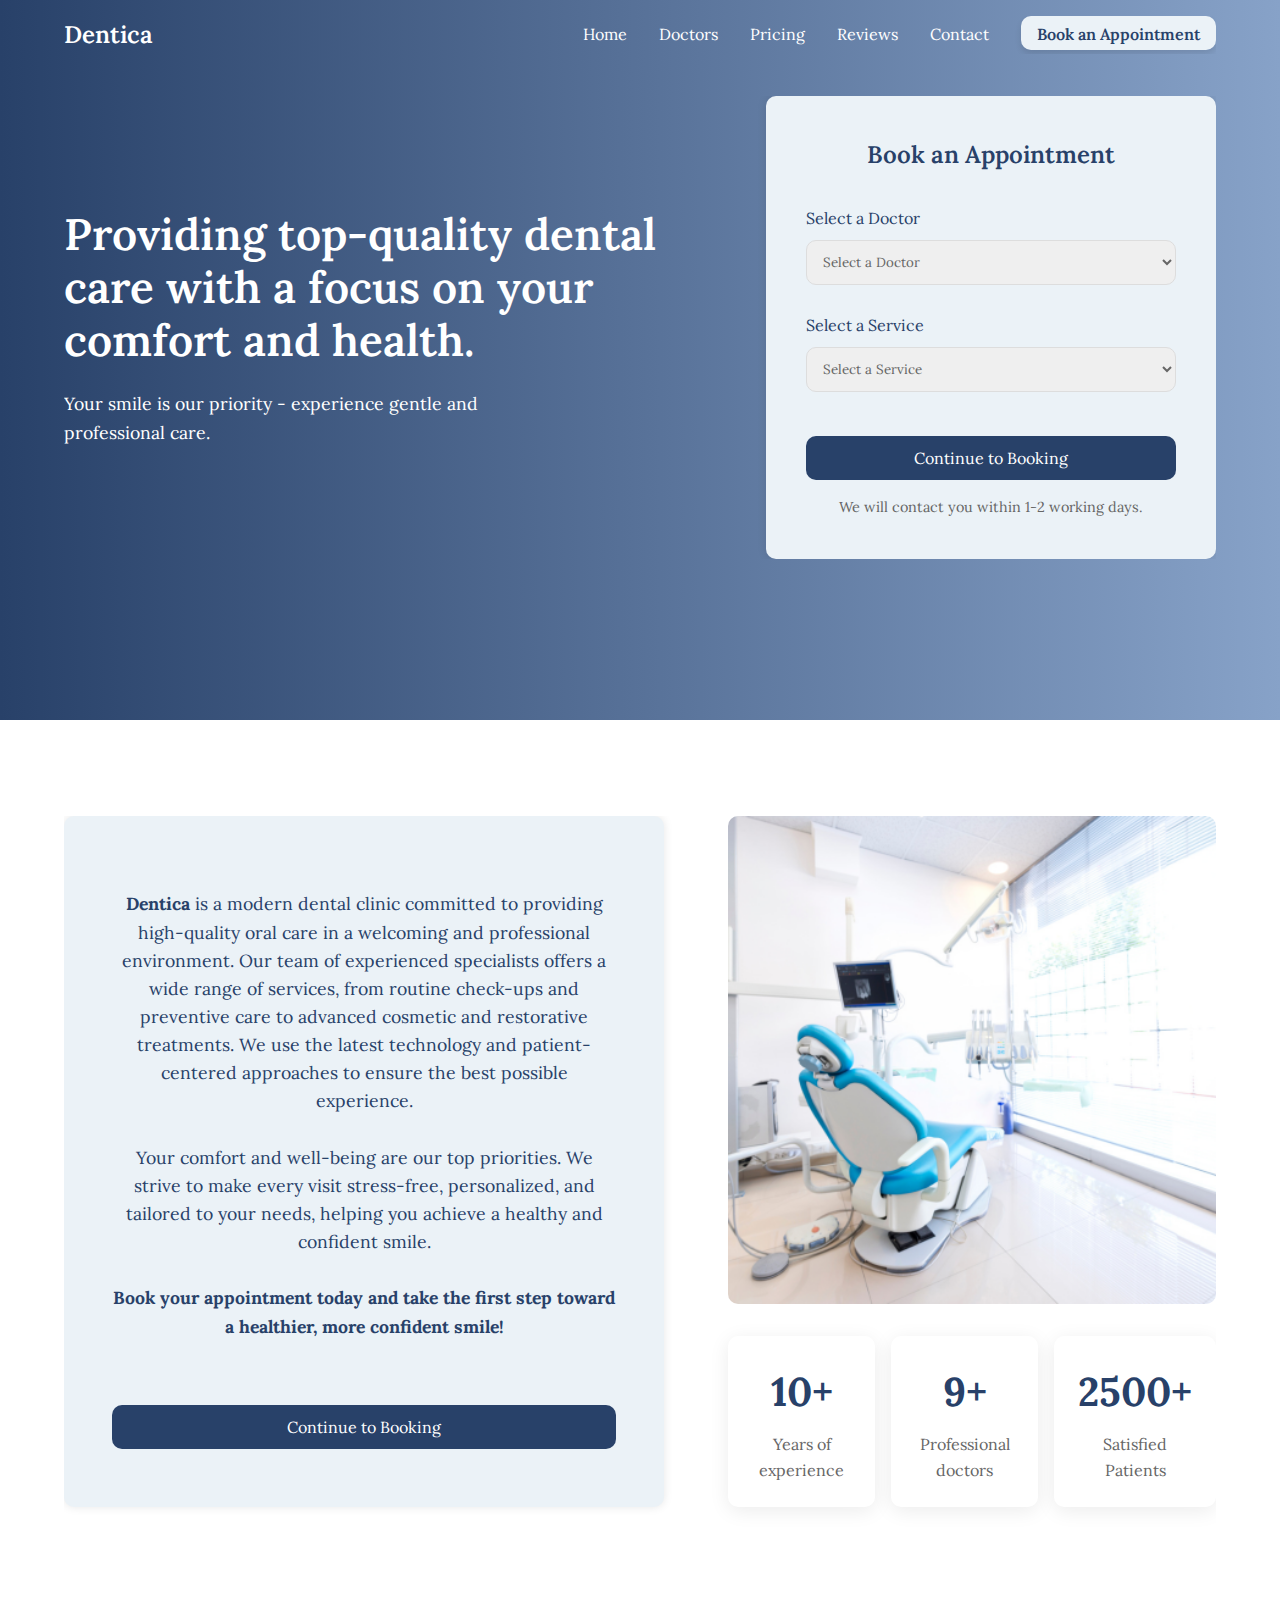
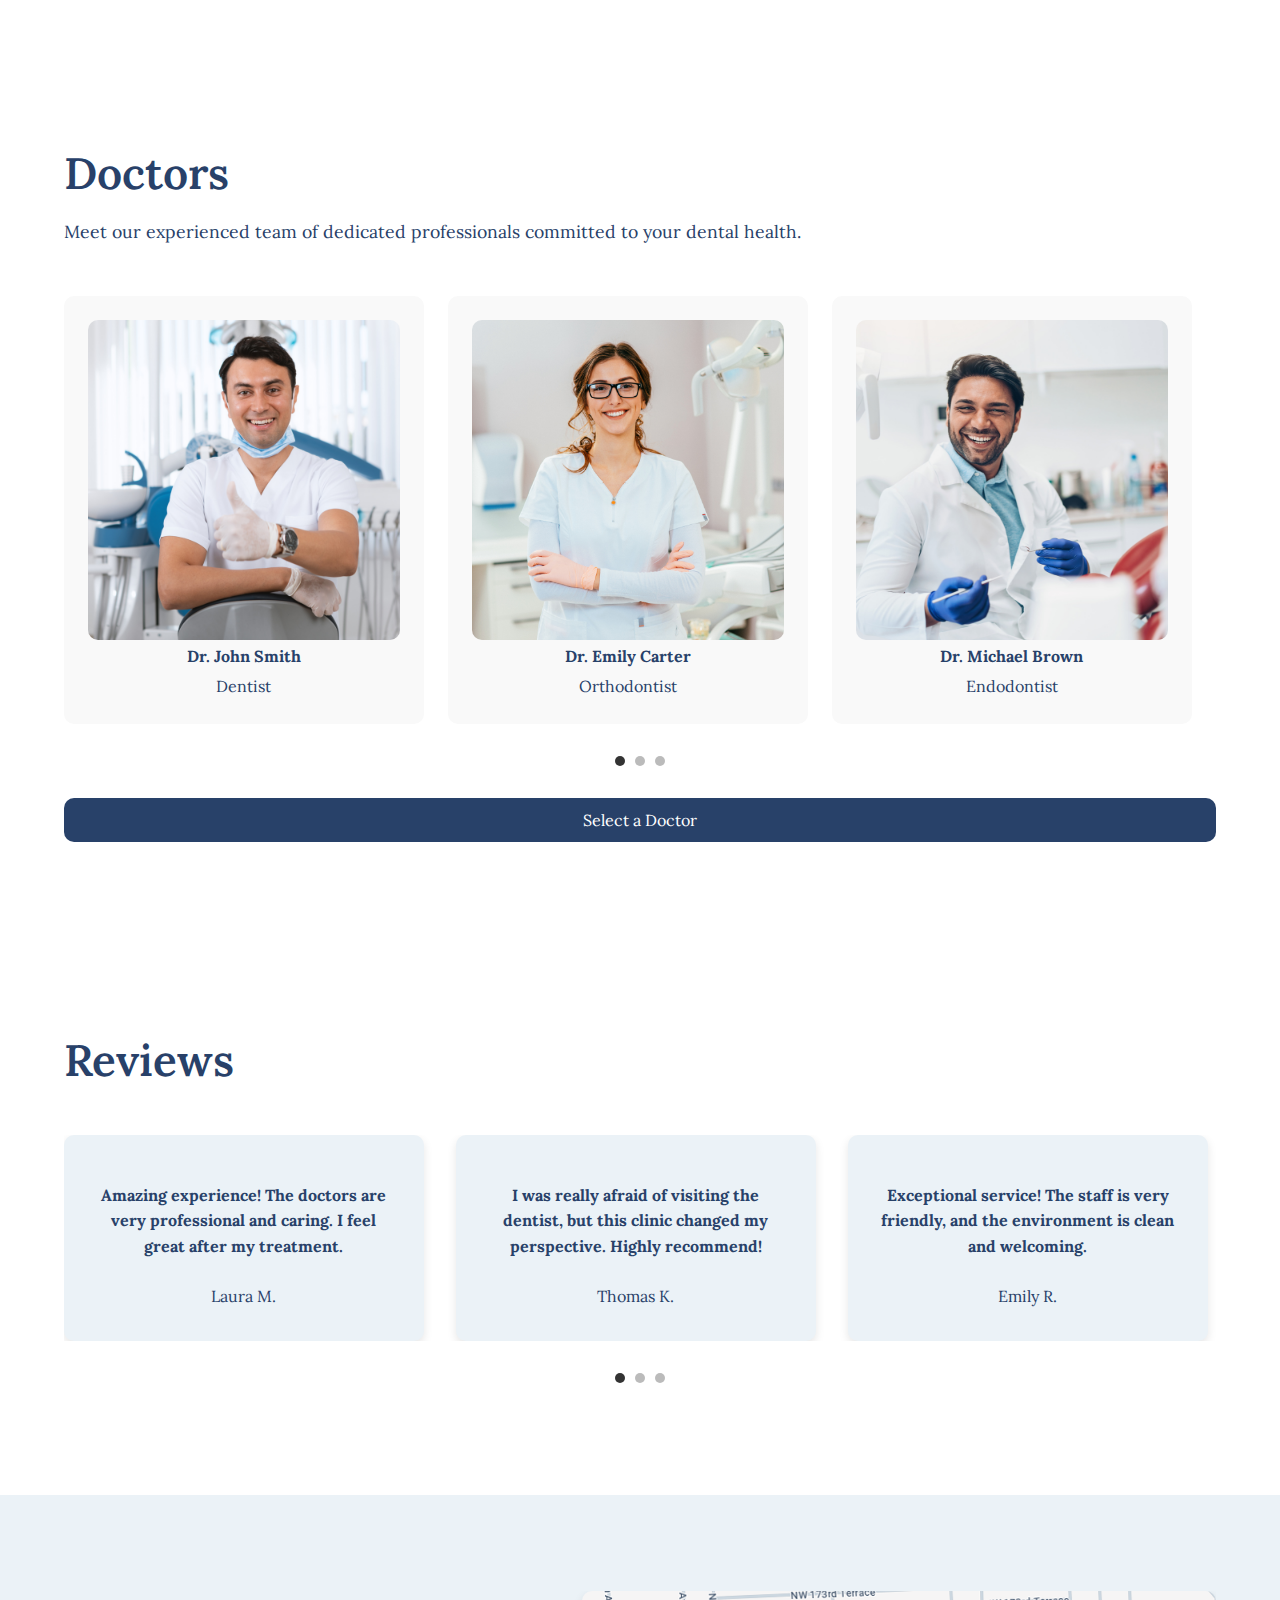
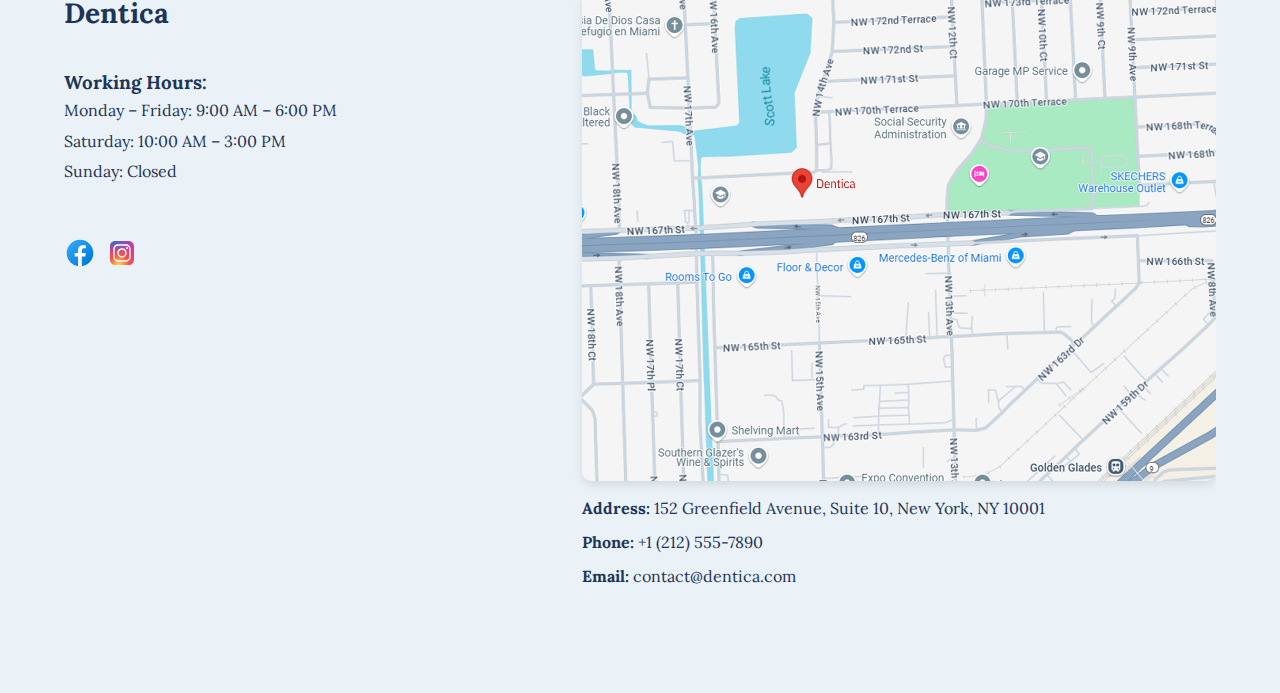
<file: index.html>
<!DOCTYPE html>
<html lang="en">
<head>
    <meta charset="UTF-8">
    <meta name="viewport" content="width=device-width, initial-scale=1.0">
    <link rel="stylesheet" href="./css/styles.css">
    <title>Dentica Website</title>
</head>

<body>
    <nav class="navbar">
        <div class="container">
        <div class="logo">Dentica</div>
        <ul class="nav-links">
            <li><a href="#">Home</a></li>
            <li><a href="doctors.html">Doctors</a></li>
            <li><a href="pricing.html">Pricing</a></li>
            <li><a href="index.html#reviews">Reviews</a></li>
            <li><a href="index.html#contact">Contact</a></li>
            <li><a href="booking.html" class="appointment-btn">Book an Appointment</a></li>
        </ul>
    </div>
    </nav>

    <section class="hero">
    <div class="container">
        <div class="hero-content">
            <h1>Providing top-quality dental care with a focus on your comfort and health.</h1>
            <p>Your smile is our priority - experience gentle and professional care.</p>
        </div>
        <div class="appointment-form">
            <h2>Book an Appointment</h2>
            <form id="appointment-form">
                <div class="form-group">
                <label for="doctor">Select a Doctor</label>
                <select id="doctor" required>
                <option value="">Select a Doctor</option>
                <option value="not-sure">I'm not sure</option>
                <option value="dr-smith">Dr. John Smith - Dentist</option>
                <option value="dr-carter">Dr. Emily Carter – Orthodontist</option>
                <option value="dr-brown">Dr. Michael Brown – Endodontist</option>
                <option value="dr-johnson">Dr. Sarah Johnson – Pediatric Dentist</option>
                <option value="dr-lee">Dr. Daniel Lee – Oral Surgeon</option>
                <option value="dr-martin">Dr. Olivia Martin – Prosthodontist</option>
                <option value="dr-harris">Dr. William Harris – Periodontist</option>
                <option value="dr-white">Dr. Sophia White – Cosmetic Dentist</option>
                <option value="dr-anderson">Dr. James Anderson – Implant Specialist</option>
                </select>
            </div>
                <div class="form-group">
                <label for="service">Select a Service</label>
                <select id="service" required>
                <option value="">Select a Service</option>
                <option value="not-sure">I'm not sure</option>
                <option value="cleaning">Teeth Cleaning</option>
                <option value="whitening">Teeth Whitening</option>
                <option value="braces">Braces & Aligners</option>
                <option value="root-canal">Root Canal Treatment</option>
                <option value="wisdom-tooth">Wisdom Tooth Extraction</option>
                <option value="implants">Dental Implants</option>
                <option value="crowns">Crowns & Bridges</option>
                <option value="gum-treatment">Gum Disease Treatment</option>
                <option value="pediatric">Pediatric Dental Checkup</option>
                </select>
            </div>
                <button type="submit">Continue to Booking</button>
                <p class="form-note">We will contact you within 1-2 working days.</p>
            </form>
        </div>
        </div>
    </section>
    <section class="about">
        <div class="container">
            <div class="about-content">
                <p><strong>Dentica</strong> is a modern dental clinic committed to 
                    providing high-quality oral care in a welcoming and professional
                     environment. Our team of experienced specialists offers a wide
                      range of services, from routine check-ups and preventive care 
                      to advanced cosmetic and restorative treatments. We use the 
                      latest technology and patient-centered approaches to ensure
                    the best possible experience.
                </br>
            </br>
                Your comfort and well-being are our top priorities. We strive to make every visit stress-free, personalized, and tailored to your needs, helping you achieve a healthy and confident smile.
                </br>
            </br>
                <strong>Book your appointment today and take the first step toward a healthier, more confident smile!</strong></p>
                <button onclick="window.location.href='booking.html'">Continue to Booking</button>
            </div>
            <div class="about-info">
                <img src="./assets/about-image.png" alt="Dentica Dentist Room" class="about-image"/>
            <div class="about-experience">
                <div class="stat-card">
                    <h1>10+</h1>
                    <p>Years of experience</p>
                </div>
                <div class="stat-card">
                    <h1>9+</h1>
                    <p>Professional doctors</p>
                </div>
                <div class="stat-card">
                    <h1>2500+</h1>
                    <p>Satisfied Patients</p>
                </div>
            </div>
        </div>
        </div>
    </section>
    <section class="doctors">
        <div class="container">
            <div class="doctors-content">
<h1>Doctors</h1>
<p>Meet our experienced team of dedicated professionals 
    committed to your dental health.</p>
            </div>
            <div class="carousel-container">
            <div class="doctor-list">
                <div class="doctor-card">
                    <img src="./assets/doctor-1.png" 
                    alt="Dr. John Smith - Dentist" class="doctor"/>
                    <h2>Dr. John Smith</h2>
                    <p>Dentist</p>
                </div>
                <div class="doctor-card">
                    <img src="./assets/doctor-2.png" 
                    alt="Dr. Emily Carter - Orthodontist" class="doctor"/>
                    <h2>Dr. Emily Carter</h2>
                    <p>Orthodontist</p>
                </div>
                <div class="doctor-card">
                    <img src="./assets/doctor-3.png" 
                    alt="Dr. Michael Brown - Endodontist" class="doctor"/>
                    <h2>Dr. Michael Brown</h2>
                    <p>Endodontist</p>
                </div>
                <div class="doctor-card">
                    <img src="./assets/doctor-4.png" 
                    alt="Dr. Sarah Johnson - Pediatric Dentist" class="doctor"/>
                    <h2>Dr. Sarah Johnson</h2>
                    <p>Pediatric Dentist</p>
                </div>
                <div class="doctor-card">
                    <img src="./assets/doctor-5.png" 
                    alt="Dr. Daniel Lee - Oral Surgeon" class="doctor"/>
                    <h2>Dr. Daniel Lee</h2>
                    <p>Oral Surgeon</p>
                </div>
                <div class="doctor-card">
                    <img src="./assets/doctor-6.png" 
                    alt="Dr. Olivia Martin - Prosthodontist" class="doctor"/>
                    <h2>Dr. Olivia Martin</h2>
                    <p>Prosthodontist</p>
                </div>
                <div class="doctor-card">
                    <img src="./assets/doctor-7.png" 
                    alt="Dr. William Harris - Periodontist" class="doctor"/>
                    <h2>Dr. William Harris</h2>
                    <p>Periodontist</p>
                </div>
                <div class="doctor-card">
                    <img src="./assets/doctor-8.png" 
                    alt="Dr. Sophia White - Cosmetic Dentist" class="doctor"/>
                    <h2>Dr. Sophia White</h2>
                    <p>Cosmetic Dentist</p>
                </div>
                <div class="doctor-card">
                    <img src="./assets/doctor-9.png" 
                    alt="Dr. James Anderson - Implant Specialist" class="doctor"/>
                    <h2>Dr. James Anderson</h2>
                    <p>Implant Specialist</p>
                </div>
            </div>
        </div>
        <div class="dots-container">
            <span class="dot active"></span>
            <span class="dot"></span>
            <span class="dot"></span>
        </div>
        <button onclick="window.location.href='doctors.html'">Select a Doctor</button>
        </div>
    </section>
    <section id="reviews" class="reviews">
        <div class="container">
            <div class="reviews-content">
                <h1>Reviews</h1>
            </div>
            <div class="carousel-container">
            <div class="reviews-list">
                <div class="reviews-card">
                    <h2>Amazing experience! The doctors are very professional 
                        and caring. I feel great after my treatment.</h2>
                        <p>Laura M.</p>
                </div>
                <div class="reviews-card">
                    <h2>I was really afraid of visiting the dentist, but this clinic changed my perspective. Highly recommend!</h2>
                    <p>Thomas K.</p>
                </div>
                <div class="reviews-card">
                    <h2>Exceptional service! The staff is very friendly, and the environment is clean and welcoming.</h2>
                    <p>Emily R.</p>
                </div>
                <div class="reviews-card">
                    <h2>Best dental experience I have ever had. The team is knowledgeable and makes you feel comfortable.</h2>
                    <p>Daniel S.</p>
                </div>
                <div class="reviews-card">
                    <h2>Professional and efficient! My teeth feel great after the cleaning. Will definitely come back.</h2>
                    <p>Sarah T.</p>
                </div>
            </div>
            </div>
            <div class="dots-container">
                <span class="dot active"></span>
                <span class="dot"></span>
                <span class="dot"></span>
            </div>
        </div>
    </section>
    <section id="contact" class="contact">
        <div class="container">
            <div class="contact-content">
                <div class="contact-details">
                    <h1>Dentica</h1>
                    <h3>Working Hours:</h3>
            <div class="working-time">
                <ul class="working-hours">
                    <li>Monday – Friday: 9:00 AM – 6:00 PM</li>
                    <li>Saturday: 10:00 AM – 3:00 PM</li>
                    <li>Sunday: Closed</li>
                </ul>
                </div>
                <div class="social-icons">
                    <a href="https://www.facebook.com/" target="_blank">
                        <img src="./assets/FB.svg" alt="Facebook"></a>
                    <a href="https://www.instagram.com/" target="_blank">
                        <img src="./assets/IG.svg" alt="Instagram"></a>
                </div>
            </div>
            <div class="contact-info">
                <a href="https://www.google.com/maps/@25.9267727,-80.2220744,16.5z?entry=ttu" target="_blank">
                    <img src="./assets/map.png" alt="Click to view on Google Maps" class="map">
                </a>
            <p><strong>Address:</strong> 152 Greenfield Avenue, Suite 10, New York, NY 10001</p>
            <p><strong>Phone:</strong> +1 (212) 555-7890</p>
            <p><strong>Email:</strong> contact@dentica.com</p>
        </div>
            </div>
        </div>
        </div>
    </section>
    <script src="js/script.js" defer></script>
</body>
</html>
</file>
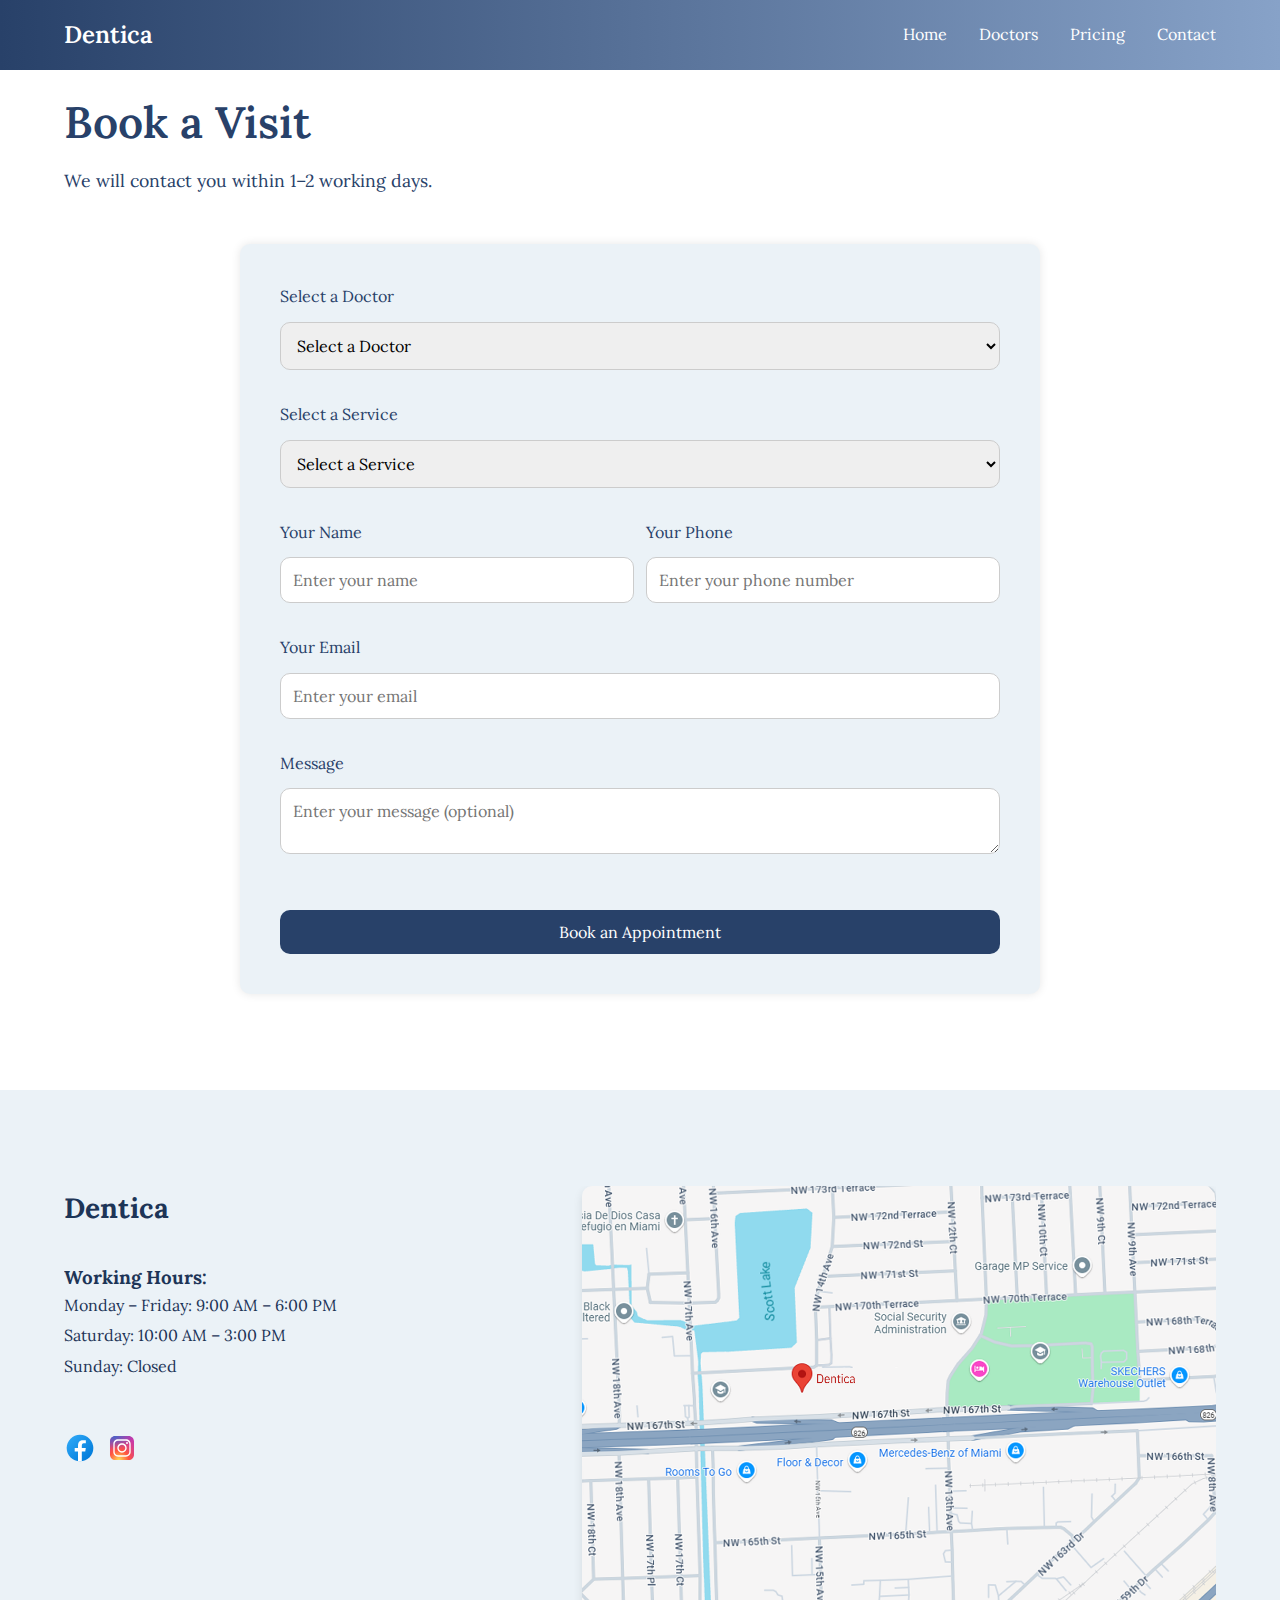
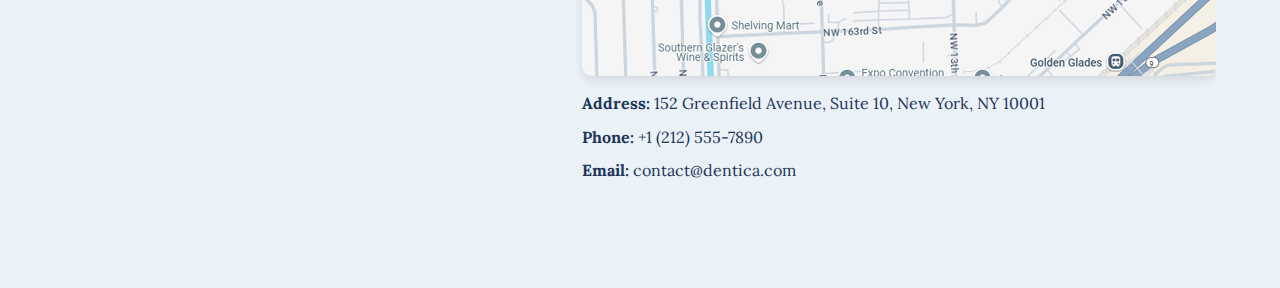
<file: booking.html>
<!DOCTYPE html>
<html lang="en">
<head>
    <meta charset="UTF-8">
    <meta name="viewport" content="width=device-width, initial-scale=1.0">
    <link rel="stylesheet" href="css/booking.css">
    <title>Book an Appointment Page</title>
</head>

<body>
    <nav class="navbar">
        <div class="container">
        <div class="logo">Dentica</div>
        <ul class="nav-links">
            <li><a href="index.html">Home</a></li>
            <li><a href="doctors.html">Doctors</a></li>
            <li><a href="pricing.html">Pricing</a></li>
            <li><a href="booking.html#contact">Contact</a></li>
        </ul>
    </div>
    </nav>
    <section class="appointment">
<div class="container">
    <div class="appointment-content">
        <h1>Book a Visit</h1>
        <p>We will contact you within 1–2 working days.</p>
    </div>
        <div class="appointment-form">
        <form id="appointment-form">
            <div class="form-group">
            <label for="doctor">Select a Doctor</label>
            <select id="doctor" required>
            <option value="">Select a Doctor</option>
            <option value="not-sure">I'm not sure</option>
            <option value="dr-smith">Dr. John Smith - Dentist</option>
            <option value="dr-carter">Dr. Emily Carter – Orthodontist</option>
            <option value="dr-brown">Dr. Michael Brown – Endodontist</option>
            <option value="dr-johnson">Dr. Sarah Johnson – Pediatric Dentist</option>
            <option value="dr-lee">Dr. Daniel Lee – Oral Surgeon</option>
            <option value="dr-martin">Dr. Olivia Martin – Prosthodontist</option>
            <option value="dr-harris">Dr. William Harris – Periodontist</option>
            <option value="dr-white">Dr. Sophia White – Cosmetic Dentist</option>
            <option value="dr-anderson">Dr. James Anderson – Implant Specialist</option>
            </select>
        </div>
            <div class="form-group">
            <label for="service">Select a Service</label>
            <select id="service" required>
            <option value="">Select a Service</option>
            <option value="not-sure">I'm not sure</option>
            <option value="cleaning">Teeth Cleaning</option>
            <option value="whitening">Teeth Whitening</option>
            <option value="braces">Braces & Aligners</option>
            <option value="root-canal">Root Canal Treatment</option>
            <option value="wisdom-tooth">Wisdom Tooth Extraction</option>
            <option value="implants">Dental Implants</option>
            <option value="crowns">Crowns & Bridges</option>
            <option value="gum-treatment">Gum Disease Treatment</option>
            <option value="pediatric">Pediatric Dental Checkup</option>
            </select>
        </div>
        <div class="form-row">
        <div class="form-group">
            <label for="name">Your Name</label>
            <input type="text" id="name" name="name" placeholder="Enter your name" required>
        </div>
        <div class="form-group">
            <label for="phone">Your Phone</label>
            <input type="tel" id="phone" placeholder="Enter your phone number" required>
        </div>
    </div>
        <div class="form-group">
            <label for="email">Your Email</label>
            <input type="email" id="email" placeholder="Enter your email" required>
        </div>
        <div class="form-group">
            <label for="message">Message</label>
            <textarea id="message" name="message" placeholder="Enter your message (optional)"></textarea>
        </div>
        <button type="submit" class="book-btn">Book an Appointment</button>
    </div>
</div>
    </section>
    <section id="contact" class="contact">
            <div class="container">
                <div class="contact-content">
                    <div class="contact-details">
                        <h1>Dentica</h1>
                        <h3>Working Hours:</h3>
                <div class="working-time">
                    <ul class="working-hours">
                        <li>Monday – Friday: 9:00 AM – 6:00 PM</li>
                        <li>Saturday: 10:00 AM – 3:00 PM</li>
                        <li>Sunday: Closed</li>
                    </ul>
                    </div>
                    <div class="social-icons">
                        <a href="https://www.facebook.com/" target="_blank">
                            <img src="./assets/FB.svg" alt="Facebook"></a>
                        <a href="https://www.instagram.com/" target="_blank">
                            <img src="./assets/IG.svg" alt="Instagram"></a>
                    </div>
                </div>
                <div class="contact-info">
                    <a href="https://www.google.com/maps/@25.9267727,-80.2220744,16.5z?entry=ttu" target="_blank">
                        <img src="./assets/map.png" alt="Click to view on Google Maps" class="map">
                    </a>
                <p><strong>Address:</strong> 152 Greenfield Avenue, Suite 10, New York, NY 10001</p>
                <p><strong>Phone:</strong> +1 (212) 555-7890</p>
                <p><strong>Email:</strong> contact@dentica.com</p>
            </div>
            </div>
            </div>
            </div>
        </section>
        <script>
            const params = new URLSearchParams(window.location.search);
            const selectedDoctor = params.get('doctor');
            const selectedService = params.get('service');
            document.getElementById('doctor').value = selectedDoctor || '';
            document.getElementById('service').value = selectedService || '';
        </script>
        <script src="js/booking.js"></script>
</body>
</html>
</file>
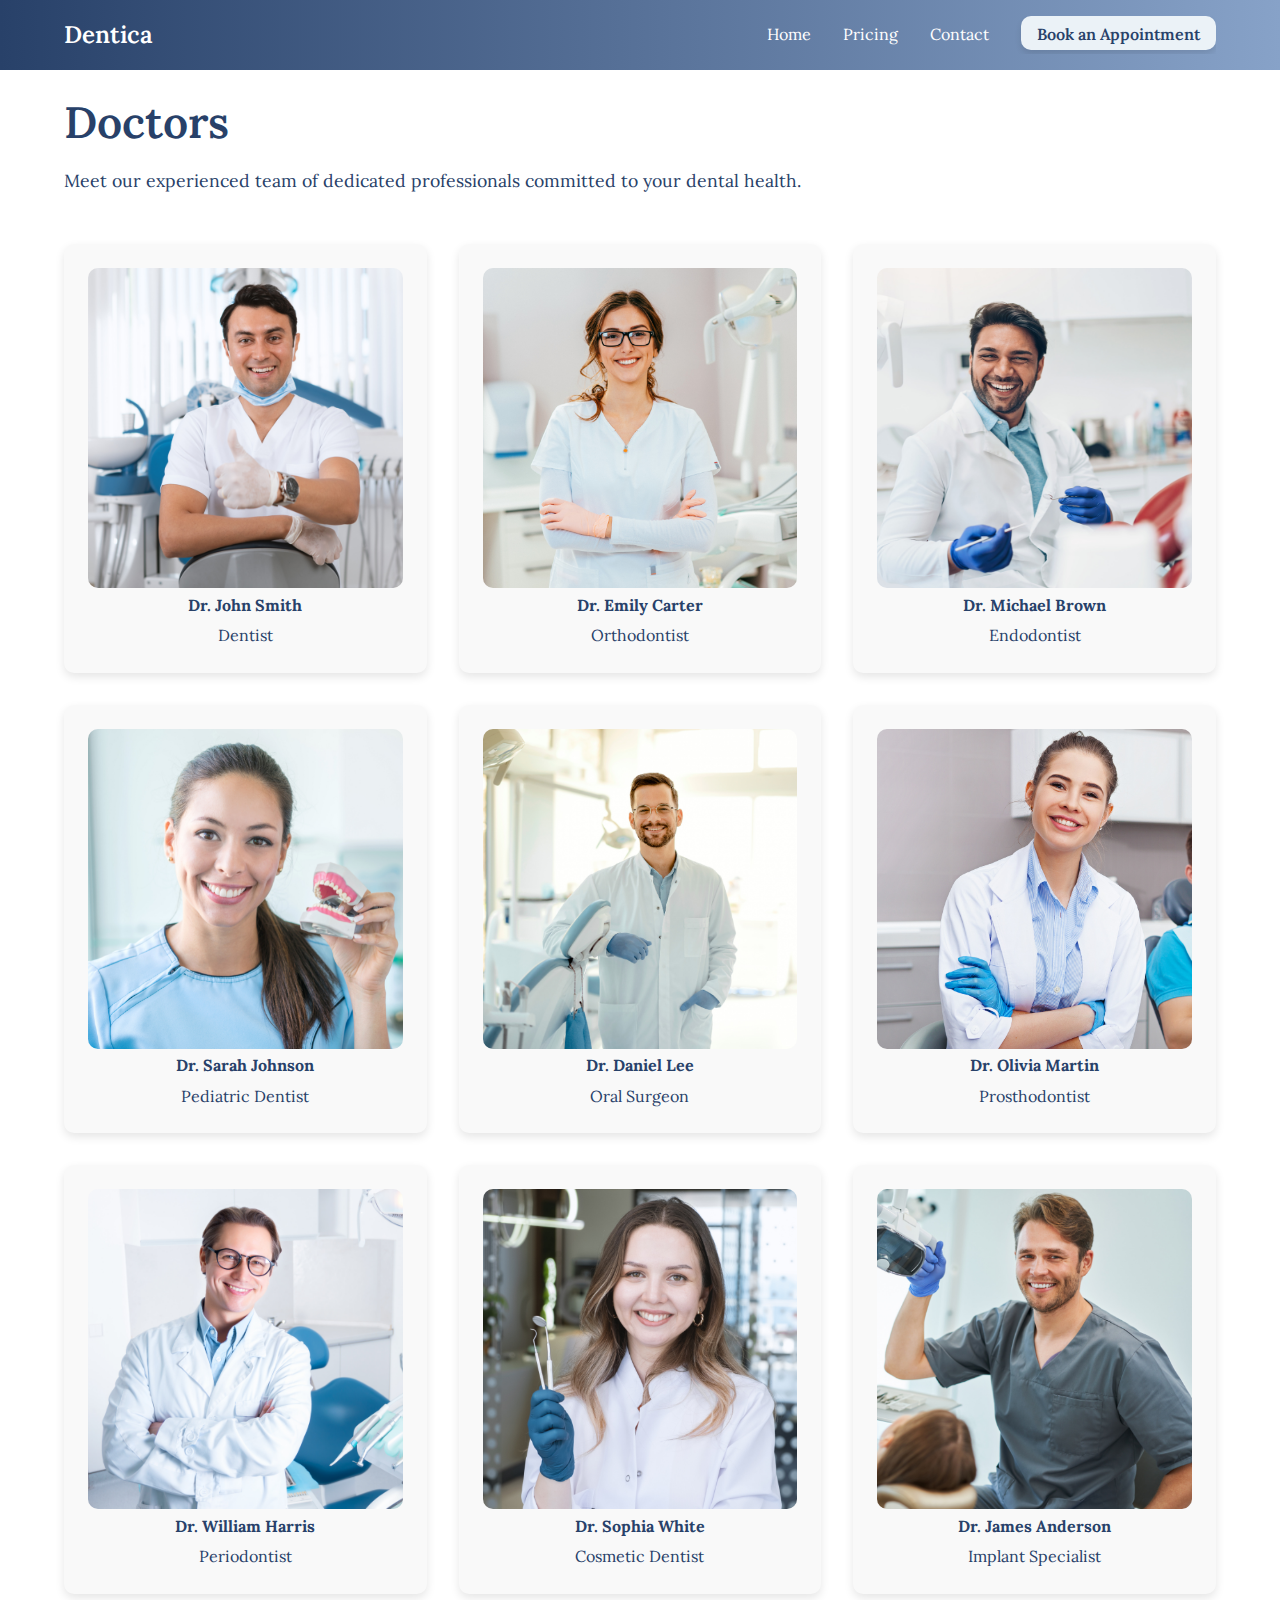
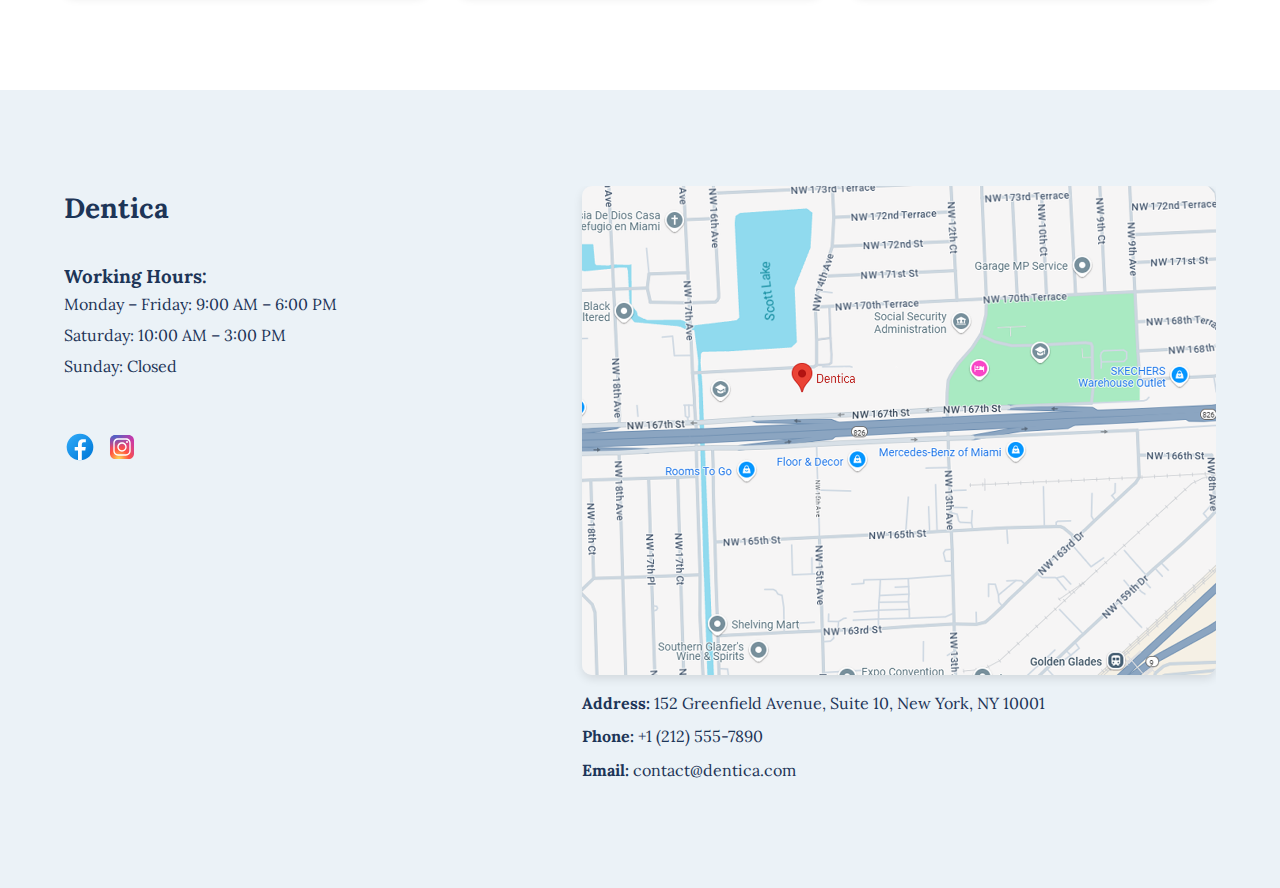
<file: doctors.html>
<!DOCTYPE html>
<html lang="en">
<head>
    <meta charset="UTF-8">
    <meta name="viewport" content="width=device-width, initial-scale=1.0">
    <link rel="stylesheet" href="css/doctors.css">
    <title>Doctors Page</title>
</head>

<body>
    <nav class="navbar">
        <div class="container">
        <div class="logo">Dentica</div>
        <ul class="nav-links">
            <li><a href="index.html">Home</a></li>
            <li><a href="pricing.html">Pricing</a></li>
            <li><a href="doctors.html#contact">Contact</a></li>
            <li><a href="booking.html" class="appointment-btn">Book an Appointment</a></li>
        </ul>
    </div>
    </nav>
    <section class="doctors">
        <div class="container">
            <div class="doctors-content">
<h1>Doctors</h1>
<p>Meet our experienced team of dedicated professionals 
    committed to your dental health.</p>
            </div>
            <div class="doctor-list">
                <div class="doctor-card">
                    <img src="./assets/doctor-1.png" 
                    alt="Dr. John Smith - Dentist" class="doctor"/>
                    <h2>Dr. John Smith</h2>
                    <p>Dentist</p>
                </div>
                <div class="doctor-card">
                    <img src="./assets/doctor-2.png" 
                    alt="Dr. Emily Carter - Orthodontist" class="doctor"/>
                    <h2>Dr. Emily Carter</h2>
                    <p>Orthodontist</p>
                </div>
                <div class="doctor-card">
                    <img src="./assets/doctor-3.png" 
                    alt="Dr. Michael Brown - Endodontist" class="doctor"/>
                    <h2>Dr. Michael Brown</h2>
                    <p>Endodontist</p>
                </div>
                <div class="doctor-card">
                    <img src="./assets/doctor-4.png" 
                    alt="Dr. Sarah Johnson - Pediatric Dentist" class="doctor"/>
                    <h2>Dr. Sarah Johnson</h2>
                    <p>Pediatric Dentist</p>
                </div>
                <div class="doctor-card">
                    <img src="./assets/doctor-5.png" 
                    alt="Dr. Daniel Lee - Oral Surgeon" class="doctor"/>
                    <h2>Dr. Daniel Lee</h2>
                    <p>Oral Surgeon</p>
                </div>
                <div class="doctor-card">
                    <img src="./assets/doctor-6.png" 
                    alt="Dr. Olivia Martin - Prosthodontist" class="doctor"/>
                    <h2>Dr. Olivia Martin</h2>
                    <p>Prosthodontist</p>
                </div>
                <div class="doctor-card">
                    <img src="./assets/doctor-7.png" 
                    alt="Dr. William Harris - Periodontist" class="doctor"/>
                    <h2>Dr. William Harris</h2>
                    <p>Periodontist</p>
                </div>
                <div class="doctor-card">
                    <img src="./assets/doctor-8.png" 
                    alt="Dr. Sophia White - Cosmetic Dentist" class="doctor"/>
                    <h2>Dr. Sophia White</h2>
                    <p>Cosmetic Dentist</p>
                </div>
                <div class="doctor-card">
                    <img src="./assets/doctor-9.png" 
                    alt="Dr. James Anderson - Implant Specialist" class="doctor"/>
                    <h2>Dr. James Anderson</h2>
                    <p>Implant Specialist</p>
                </div>
            </div>
        </section>
        <section id="contact" class="contact">
            <div class="container">
                <div class="contact-content">
                    <div class="contact-details">
                        <h1>Dentica</h1>
                        <h3>Working Hours:</h3>
                <div class="working-time">
                    <ul class="working-hours">
                        <li>Monday – Friday: 9:00 AM – 6:00 PM</li>
                        <li>Saturday: 10:00 AM – 3:00 PM</li>
                        <li>Sunday: Closed</li>
                    </ul>
                    </div>
                    <div class="social-icons">
                        <a href="https://www.facebook.com/" target="_blank">
                            <img src="./assets/FB.svg" alt="Facebook"></a>
                        <a href="https://www.instagram.com/" target="_blank">
                            <img src="./assets/IG.svg" alt="Instagram"></a>
                    </div>
                </div>
                <div class="contact-info">
                    <a href="https://www.google.com/maps/@25.9267727,-80.2220744,16.5z?entry=ttu" target="_blank">
                        <img src="./assets/map.png" alt="Click to view on Google Maps" class="map">
                    </a>
                <p><strong>Address:</strong> 152 Greenfield Avenue, Suite 10, New York, NY 10001</p>
                <p><strong>Phone:</strong> +1 (212) 555-7890</p>
                <p><strong>Email:</strong> contact@dentica.com</p>
            </div>
                </div>
            </div>
            </div>
        </section>
</body>
</html>
</file>
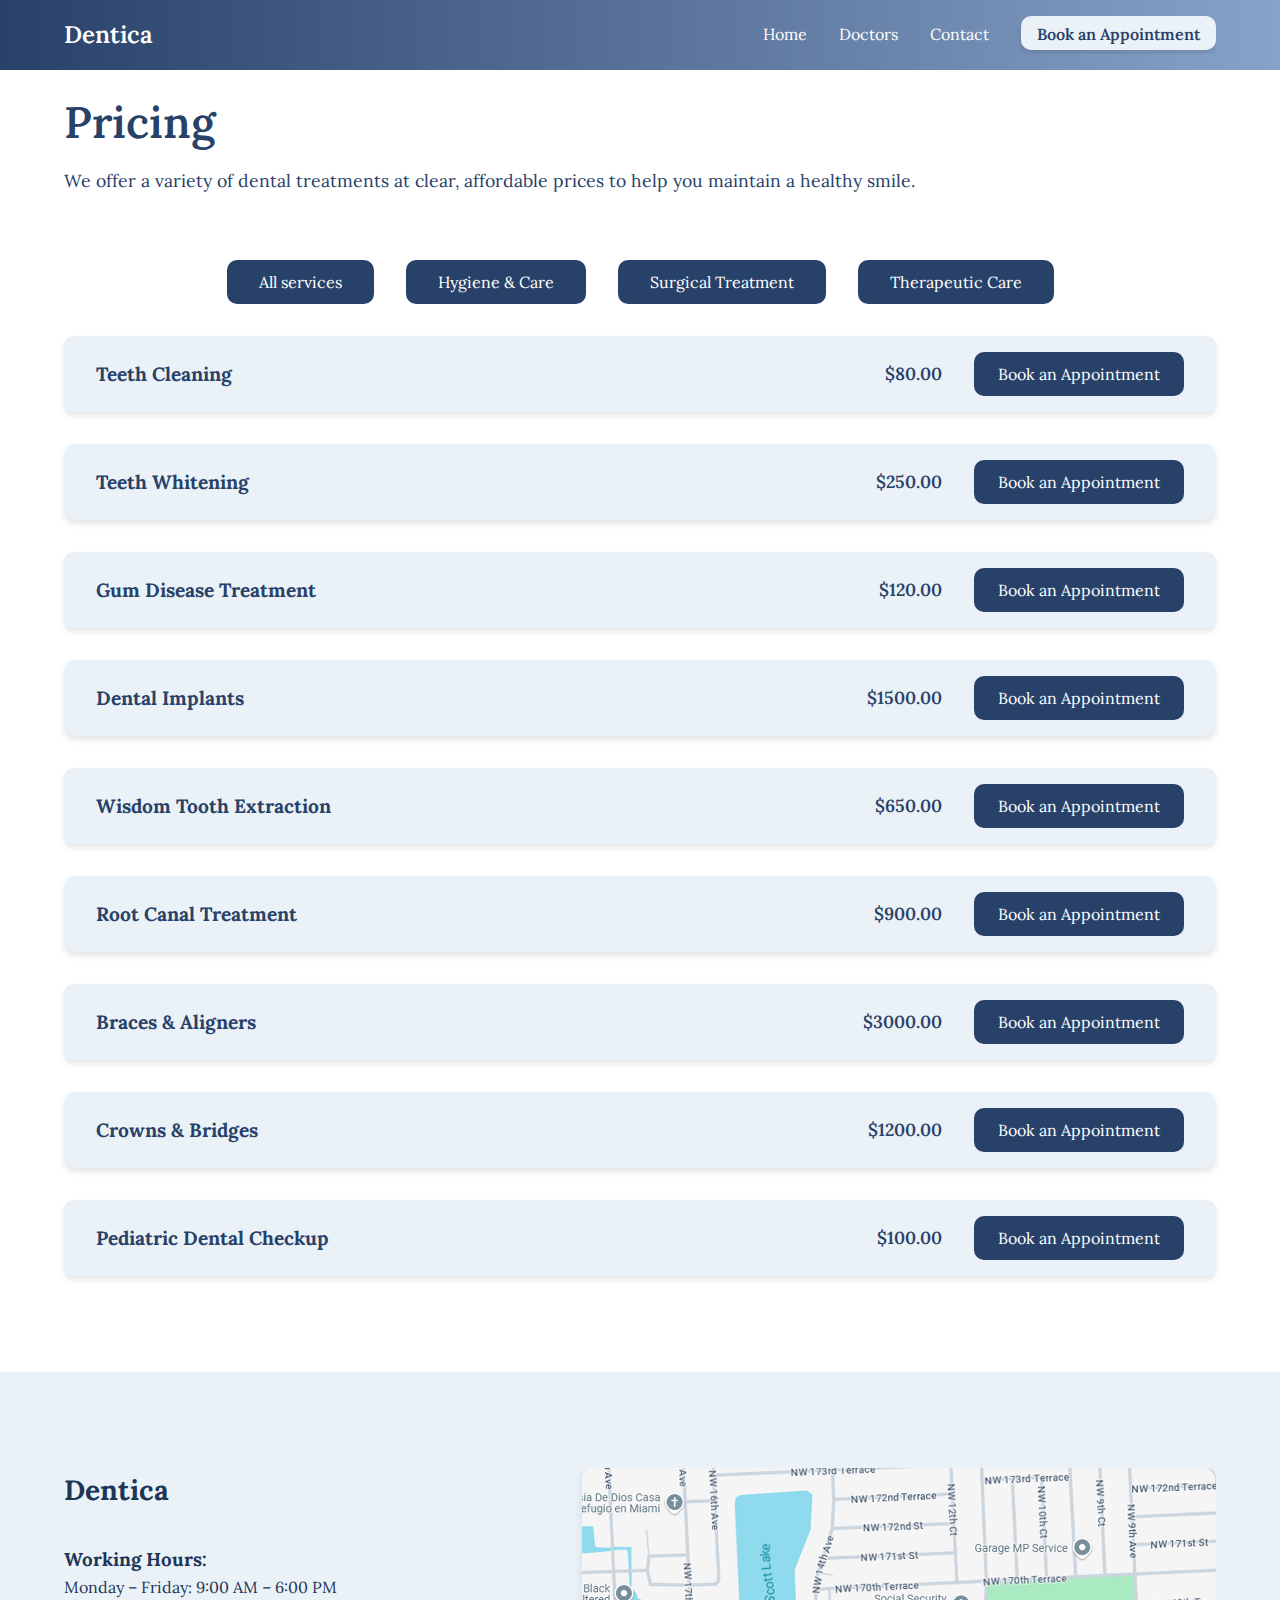
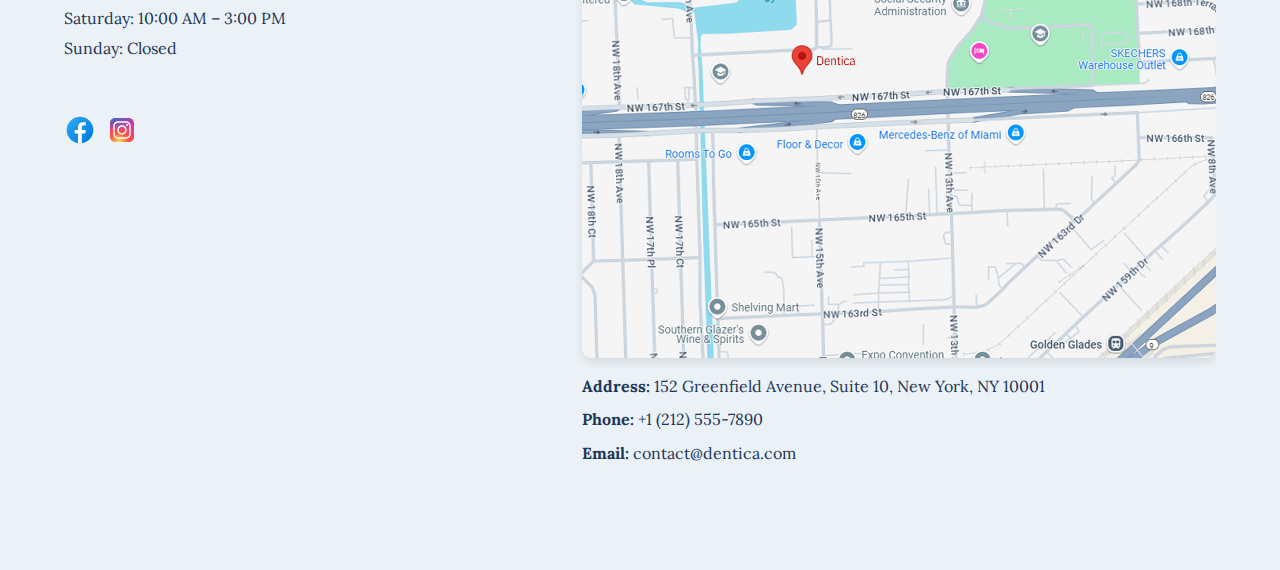
<file: pricing.html>
<!DOCTYPE html>
<html lang="en">
<head>
    <meta charset="UTF-8">
    <meta name="viewport" content="width=device-width, initial-scale=1.0">
    <link rel="stylesheet" href="css/pricing.css">
    <title>Pricing Page</title>
</head>

<body>
    <nav class="navbar">
        <div class="container">
        <div class="logo">Dentica</div>
        <ul class="nav-links">
            <li><a href="index.html">Home</a></li>
            <li><a href="doctors.html">Doctors</a></li>
            <li><a href="pricing.html#contact">Contact</a></li>
            <li><a href="booking.html" class="appointment-btn">Book an Appointment</a></li>
        </ul>
    </div>
    </nav>
    <section class="pricing">
        <div class="container">
            <div class="pricing-content">
                <h1>Pricing</h1>
                <p>We offer a variety of dental treatments at clear, 
                    affordable prices to help you maintain a healthy smile.</p>
            </div>
            <div class="pricing-buttons">
<button data-category="all" class="btn active">All services</button>
<button data-category="hygiene" class="btn">Hygiene & Care</button>
<button data-category="surgical" class="btn">Surgical Treatment</button>
<button data-category="therapeutic" class="btn">Therapeutic Care</button>
            </div>
            <div class="pricing-list">
                <div class="pricing-item" data-category="hygiene">
                    <h3>Teeth Cleaning</h3>
                    <p>$80.00</p>
                    <button class="book-btn" onclick="window.location.href='booking.html'">Book an Appointment</button>
                </div>
                <div class="pricing-item" data-category="hygiene">
                    <h3>Teeth Whitening</h3>
                    <p>$250.00</p>
                    <button class="book-btn" onclick="window.location.href='booking.html'">Book an Appointment</button>
                </div>
                <div class="pricing-item" data-category="hygiene">
                    <h3>Gum Disease Treatment</h3>
                    <p>$120.00</p>
                    <button class="book-btn" onclick="window.location.href='booking.html'">Book an Appointment</button>
                </div>
                <div class="pricing-item" data-category="surgical">
                    <h3>Dental Implants</h3>
                    <p>$1500.00</p>
                    <button class="book-btn" onclick="window.location.href='booking.html'">Book an Appointment</button>
                </div>
                <div class="pricing-item" data-category="surgical">
                    <h3>Wisdom Tooth Extraction</h3>
                    <p>$650.00</p>
                    <button class="book-btn" onclick="window.location.href='booking.html'">Book an Appointment</button>
                </div>
                <div class="pricing-item" data-category="surgical">
                    <h3>Root Canal Treatment</h3>
                    <p>$900.00</p>
                    <button class="book-btn" onclick="window.location.href='booking.html'">Book an Appointment</button>
                </div>
                <div class="pricing-item" data-category="therapeutic">
                    <h3>Braces & Aligners</h3>
                    <p>$3000.00</p>
                    <button class="book-btn" onclick="window.location.href='booking.html'">Book an Appointment</button>
                </div>
                <div class="pricing-item" data-category="therapeutic">
                    <h3>Crowns & Bridges</h3>
                    <p>$1200.00</p>
                    <button class="book-btn" onclick="window.location.href='booking.html'">Book an Appointment</button>
                </div>
                <div class="pricing-item" data-category="therapeutic">
                    <h3>Pediatric Dental Checkup</h3>
                    <p>$100.00</p>
                    <button class="book-btn" onclick="window.location.href='booking.html'">Book an Appointment</button>
                </div>
            </div>
        </div>
    </section>
    <section id="contact" class="contact">
        <div class="container">
            <div class="contact-content">
                <div class="contact-details">
                    <h1>Dentica</h1>
                    <h3>Working Hours:</h3>
            <div class="working-time">
                <ul class="working-hours">
                    <li>Monday – Friday: 9:00 AM – 6:00 PM</li>
                    <li>Saturday: 10:00 AM – 3:00 PM</li>
                    <li>Sunday: Closed</li>
                </ul>
                </div>
                <div class="social-icons">
                    <a href="https://www.facebook.com/" target="_blank">
                        <img src="./assets/FB.svg" alt="Facebook"></a>
                    <a href="https://www.instagram.com/" target="_blank">
                        <img src="./assets/IG.svg" alt="Instagram"></a>
                </div>
            </div>
            <div class="contact-info">
                <a href="https://www.google.com/maps/@25.9267727,-80.2220744,16.5z?entry=ttu" target="_blank">
                    <img src="./assets/map.png" alt="Click to view on Google Maps" class="map">
                </a>
            <p><strong>Address:</strong> 152 Greenfield Avenue, Suite 10, New York, NY 10001</p>
            <p><strong>Phone:</strong> +1 (212) 555-7890</p>
            <p><strong>Email:</strong> contact@dentica.com</p>
        </div>
            </div>
        </div>
        </div>
    </section>
    <script src="js/pricing.js"></script>
</body>
</html>
</file>
<file: css/styles.css>
@import url('https://fonts.googleapis.com/css2?family=Lora:wght@400;600;700&display=swap');

* {
    box-sizing: border-box;
    margin: 0;
    padding: 0;
}

body {
    font-family: 'Lora', serif;
    line-height: 1.6;
}

.container {
    width: 90%;
    max-width: 1200px;
    margin: 0 auto;
}

.navbar {
    background: transparent; 
    position: fixed;
    width: 100%;
    top: 0;
    left: 0;
    z-index: 1000;
}

.hero, .navbar {
    background: linear-gradient(to left, #87A2C8 0%, #284169 100%);
    color: white;
}

.navbar {
    background-color: #284169;
    padding: 1rem 0;
}

.navbar .container {
    display: flex;
    justify-content: space-between;
    align-items: center;
}

.logo {
    color: white;
    font-size: 1.5rem;
    font-weight: 600;
}

.nav-links {
    list-style: none;
    align-items: center;
    display: flex;
    gap: 2rem;
}

.nav-links a {
    text-decoration: none;
    color: white;
    font-size: 1rem;
    border-bottom: 2px solid transparent;
    padding-bottom: 4px;
    transition: color 0.3s ease, border-bottom 0.3s ease;
}

.nav-links a:hover {
    color: #EBF2F7;
    border-bottom: 2px solid #EBF2F7;
}

.appointment-btn {
    background-color: #EBF2F7;
    color: #284169 !important;
    padding: 0.5rem 1rem;
    border-radius: 10px;
    box-shadow: 0 4px 6px rgba(0, 0, 0, 0.1);
    font-weight: 600;
    cursor: pointer;
    transition: all 0.3s ease;
}

.appointment-btn:hover {
    background-color: #D6E4EE;
}

.appointment-btn:active {
    background-color: #D6E4EE;
    transform: scale(0.98);
}

/* Hero Section */

.hero {
    background: linear-gradient(to right, #284169, #87A2C8);
    padding: 6rem 0;
    min-height: 80vh;
}

.hero .container {
    display: flex;
    justify-content: space-between;
    align-items: center;
    gap: 4rem;
}

.hero-content {
    flex: 1;
    color:white;
}

.hero-content h1 {
    font-size: 2.75rem;
    font-weight: 600;
    margin-bottom: 1.5rem;
    line-height: 1.2;
    max-width: 600px;
}

.hero-content p {
    font-size: 1.1rem;
    max-width: 500px;
}

.appointment-form {
    background: #EBF2F7;
    padding: 2.5rem;
    border-radius: 10px;
    width: 450px;
    box-shadow: 0px 0px 10px rgba(0, 0, 0, 0.1);
}

.appointment-form h2 {
    color: #284169;
    margin-bottom: 2rem;
    font-size: 1.5rem;
    text-align: center;
    font-weight: 600;
}

.form-group {
    margin-bottom: 1.75rem;
}

.form-group label {
    display: block;
    margin-bottom: 0.5rem;
    color: #284169;
}

.form-group select {
    width: 100%;
    padding: 0.75rem;
    border: 1px solid #ddd;
    border-radius: 10px;
    font-family: inherit;
    color: #666;
}

button {
    width: 100%;
    padding: 0.75rem;
    background-color: #284169;
    color: white;
    border: none;
    border-radius: 10px;
    font-family: inherit;
    font-size: 1rem;
    margin-top: 1rem;
    cursor: pointer;
    transition: all 0.3s ease;
}

button:hover {
    background-color: #3b5998;
}

button:active {
    background-color: #1d2e4f;
    transform: scale(0.98);
}

.form-note {
    text-align: center;
    color: #666;
    margin-top: 1rem;
    font-size: 0.9rem;
}

/* About Section */

.about {
    padding: 6rem 0;
    background: white
}

.about .container {
    display: flex;
    align-items: stretch;
    gap: 4rem;
    max-width: 1200px;
    margin: 0 auto;
    flex-wrap: wrap;
    min-height: 100%;
}

.about-content {
    background: #EBF2F7;
    padding: 3rem;
    border-radius: 10px;
    box-shadow: 0px 0px 10px rgba(0, 0, 0, 0.1);
    flex: 1.2;
    max-width: 600px;
    display: flex;
    flex-direction: column;
    justify-content: center;
    text-align: center;
    margin-bottom: 3rem;
}

.about-content p {
    color: #284169;
    line-height: 1.6; 
    font-size: 1.1rem;
    margin-bottom: 2rem; 
    padding-top: 1rem;
    padding-bottom: 1rem;
}

.about-info {
    display: flex;
    flex-direction: column;
    align-items: center;
    flex: 1;
    min-height: 100%;
    align-self: stretch;
}

.about-image {
    width: 100%;
    max-width: 600px;
    border-radius: 10px;
    object-fit: cover;
}

.about-experience {
    display: flex;
    justify-content: space-between;
    width: 100%;
    margin-top: 2rem;
    gap: 1rem;
    margin-bottom: 3rem;
}

.stat-card {
    background: white;
    padding: 1.5rem;
    text-align: center;
    border-radius: 10px;
    box-shadow: 0 4px 20px rgba(0, 0, 0, 0.08);
    flex: 1;
}

.stat-card h1 {
    color: #284169;
    font-size: 2.5rem;
    font-weight: 700;
    margin-bottom: 0.5rem;
}

.stat-card p {
    color: #666;
    font-size: 1rem;
}

/* Doctors Section */

.doctors {
    padding: 6rem 0;
    background: white;
}

.doctors .container {
    max-width: 1200px;
    margin: 0 auto;
    overflow: visible;
}

.doctors-content {
    margin: 0 auto 3rem;
}

.doctors-content h1 {
    font-size: 2.75rem;
    font-weight: 600;
    margin-bottom: 1rem;
    line-height: 1.2;
    max-width: 600px;
    color: #284169;
}

.doctors-content p {
    color: #284169;
    line-height: 1.8;
    font-size: 1.1rem;
    margin-bottom: 2rem;
}

.carousel-container {
    position: relative;
    display: flex;
    justify-content: center;
}

.doctor-list {
    display: flex;
    overflow-x: auto;
    scroll-behavior: smooth;
    scrollbar-width: none; 
    gap: 1.5rem;
}

.doctor-list::-webkit-scrollbar, .reviews-list::-webkit-scrollbar {
    display: none; 
}

.doctor-card {
    flex: 0 0 calc(33.33% - 1.5rem); 
    text-align: center;
    background: #f9f9f9;
    padding: 1.5rem;
    border-radius: 10px;
    transition: transform 0.3s ease-in-out, box-shadow 0.3s ease-in-out;
}

.doctor-card:hover {
    transform: translateY(-5px);
    box-shadow: 0 10px 20px rgba(0, 0, 0, 0.15);
}

.doctor-card img {
    width: 100%;
    height: 320px; 
    object-fit: cover;
    border-radius: 10px;
}

.doctor-card h2 {
    color: #284169;
    line-height: 1.2;
    font-size: 1rem;
}

.doctor-card p {
    color: #284169;
    font-size: 1rem;
    margin-top: 0.5rem;
}

.dots-container {
    display: flex;
    justify-content: center;
    margin-top: 1rem;
    padding-top: 1rem;
    padding-bottom: 1rem;
}

.dot {
    width: 10px;
    height: 10px;
    margin: 0 5px;
    background: #bbb;
    border-radius: 50%;
    cursor: pointer;
    transition: background 0.3s;
}

.dot.active {
    background: #333;
}


/* Reviews */

.reviews {
    padding: 6rem 0;
    background: white;
}

.reviews .container {
    max-width: 1200px;
    margin: 0 auto;
    overflow: hidden;
}

.reviews-content {
    margin: 0 auto 3rem;
}

.reviews-content h1 {
    font-size: 2.75rem;
    font-weight: 600;
    margin-bottom: 1rem;
    line-height: 1.2;
    color: #284169;
}

.carousel-container {
    overflow: hidden;
    position: relative;
    max-width: 100%;
}

.reviews-list {
    display: flex;
    gap: 2rem;
    transition: transform 0.5s ease-in-out;
    width: 100%;
    overflow-x: auto
}

.reviews-card {
    flex: 0 0 calc(33.33% - 1.5rem); 
    text-align: center;
    background: #EBF2F7;
    padding: 2rem;
    border-radius: 10px;
    box-shadow: 0 4px 10px rgba(0, 0, 0, 0.1);
    transition: transform 0.3s ease-in-out, box-shadow 0.3s ease-in-out;
}

.reviews-card:hover {
    transform: translateY(-5px);
    box-shadow: 0 10px 20px rgba(0, 0, 0, 0.15);
}

.reviews-card h2 {
    color: #284169;
    line-height: 1.6;
    font-size: 1rem;
    text-align: center;
    padding-top: 1rem;
}

.reviews-card p {
    color: #284169;
    font-size: 1rem;
    margin-top: 0.5rem;
    padding-top: 1rem;
}

.reviews .dots-container {
    padding-top: 1rem;
    display: flex;
    justify-content: center;
    margin-top: 1rem;
}

.reviews .dot {
    width: 10px;
    height: 10px;
    margin: 0 5px;
    background: #bbb;
    border-radius: 50%;
    cursor: pointer;
    transition: background 0.3s;
}

.reviews .dot.active {
    background: #333;
}

/* Contact */

.contact {
    padding: 6rem 0;
    background: #EBF2F7;
}

.container {
    max-width: 1200px;
    margin: 0 auto;
    overflow: hidden;
}

.contact-content {
    display: flex;
    justify-content: space-between;
    align-items: flex-start;
    gap: 40px;
}

.contact-details {
    display: flex;
    flex-direction: column;
}

.contact-content h1 {
    color: #1d3557;
    font-size: 28px;
}

.contact-content h3 {
    padding-top: 2rem;
    font-weight: bold;
    color: #1d3557;
}

.working-hours {
    list-style: none;
    padding: 0;
}

.working-hours li {
    margin-bottom: 5px;
    padding: 0;
    color: #1d3557;
    line-height: 1.6;
}

.social-icons {
    display: flex;
    gap: 10px;
    margin-top: 15px;
    padding-top: 2rem;
}

.social-icons a img {
    width: 32px;
    height: 32px;
    transition: transform 0.3s ease-in-out;
}

.social-icons a img:hover {
    transform: scale(1.1);
}

.contact-info {
    flex: 1;
    max-width: 55%;
}

.map {
    width: 100%;
    border-radius: 10px;
    box-shadow: 0 4px 10px rgba(0, 0, 0, 0.1);
}

.contact-info p {
    line-height: 1.6;
    margin: 8px 0;
    color: #1d3557;
}

html {
    scroll-behavior: smooth;
}

/* Media Queries for phones */

@import url('https://fonts.googleapis.com/css2?family=Lora:wght@400;600;700&display=swap');

* {
    box-sizing: border-box;
    margin: 0;
    padding: 0;
}

body {
    font-family: 'Lora', serif;
    line-height: 1.6;
}

.container {
    width: 90%;
    max-width: 1200px;
    margin: 0 auto;
}

.navbar {
    background: transparent; 
    position: fixed;
    width: 100%;
    top: 0;
    left: 0;
    z-index: 1000;
}

.hero, .navbar {
    background: linear-gradient(to left, #87A2C8 0%, #284169 100%);
    color: white;
}

.navbar {
    background-color: #284169;
    padding: 1rem 0;
}

.navbar .container {
    display: flex;
    justify-content: space-between;
    align-items: center;
}

.logo {
    color: white;
    font-size: 1.5rem;
    font-weight: 600;
}

.nav-links {
    list-style: none;
    align-items: center;
    display: flex;
    gap: 2rem;
}

.nav-links a {
    text-decoration: none;
    color: white;
    font-size: 1rem;
}

.appointment-btn {
    background-color: #EBF2F7;
    color: #284169 !important;
    padding: 0.5rem 1rem;
    border-radius: 10px;
    box-shadow: 0 4px 6px rgba(0, 0, 0, 0.1);
    font-weight: 600;
    cursor: pointer;
    transition: all 0.3s ease;
}

.appointment-btn:hover {
    background-color: #D6E4EE;
}

.appointment-btn:active {
    background-color: #D6E4EE;
    transform: scale(0.98);
}

/* Hero Section */

.hero {
    background: linear-gradient(to right, #284169, #87A2C8);
    padding: 6rem 0;
    min-height: 80vh;
}

.hero .container {
    display: flex;
    justify-content: space-between;
    align-items: center;
    gap: 4rem;
}

.hero-content {
    flex: 1;
    color:white;
}

.hero-content h1 {
    font-size: 2.75rem;
    font-weight: 600;
    margin-bottom: 1.5rem;
    line-height: 1.2;
    max-width: 600px;
}

.hero-content p {
    font-size: 1.1rem;
    max-width: 500px;
}

.appointment-form {
    background: #EBF2F7;
    padding: 2.5rem;
    border-radius: 10px;
    width: 450px;
    box-shadow: 0px 0px 10px rgba(0, 0, 0, 0.1);
}

.appointment-form h2 {
    color: #284169;
    margin-bottom: 2rem;
    font-size: 1.5rem;
    text-align: center;
    font-weight: 600;
}

.form-group {
    margin-bottom: 1.75rem;
}

.form-group label {
    display: block;
    margin-bottom: 0.5rem;
    color: #284169;
}

.form-group select {
    width: 100%;
    padding: 0.75rem;
    border: 1px solid #ddd;
    border-radius: 10px;
    font-family: inherit;
    color: #666;
}

button {
    width: 100%;
    padding: 0.75rem;
    background-color: #284169;
    color: white;
    border: none;
    border-radius: 10px;
    font-family: inherit;
    font-size: 1rem;
    margin-top: 1rem;
    cursor: pointer;
    transition: all 0.3s ease;
}

button:hover {
    background-color: #3b5998;
}

button:active {
    background-color: #1d2e4f;
    transform: scale(0.98);
}

.form-note {
    text-align: center;
    color: #666;
    margin-top: 1rem;
    font-size: 0.9rem;
}

/* About Section */

.about {
    padding: 6rem 0;
    background: white
}

.about .container {
    display: flex;
    align-items: stretch;
    gap: 4rem;
    max-width: 1200px;
    margin: 0 auto;
    flex-wrap: wrap;
    min-height: 100%;
}

.about-content {
    background: #EBF2F7;
    padding: 3rem;
    border-radius: 10px;
    box-shadow: 0px 0px 10px rgba(0, 0, 0, 0.1);
    flex: 1.2;
    max-width: 600px;
    display: flex;
    flex-direction: column;
    justify-content: center;
    text-align: center;
    margin-bottom: 3rem;
}

.about-content p {
    color: #284169;
    line-height: 1.6; 
    font-size: 1.1rem;
    margin-bottom: 2rem; 
    padding-top: 1rem;
    padding-bottom: 1rem;
}

.about-info {
    display: flex;
    flex-direction: column;
    align-items: center;
    flex: 1;
    min-height: 100%;
    align-self: stretch;
}

.about-image {
    width: 100%;
    max-width: 600px;
    border-radius: 10px;
    object-fit: cover;
}

.about-experience {
    display: flex;
    justify-content: space-between;
    width: 100%;
    margin-top: 2rem;
    gap: 1rem;
    margin-bottom: 3rem;
}

.stat-card {
    background: white;
    padding: 1.5rem;
    text-align: center;
    border-radius: 10px;
    box-shadow: 0 4px 20px rgba(0, 0, 0, 0.08);
    flex: 1;
}

.stat-card h1 {
    color: #284169;
    font-size: 2.5rem;
    font-weight: 700;
    margin-bottom: 0.5rem;
}

.stat-card p {
    color: #666;
    font-size: 1rem;
}

/* Doctors Section */

.doctors {
    padding: 6rem 0;
    background: white;
}

.doctors .container {
    max-width: 1200px;
    margin: 0 auto;
    overflow: visible;
}

.doctors-content {
    margin: 0 auto 3rem;
}

.doctors-content h1 {
    font-size: 2.75rem;
    font-weight: 600;
    margin-bottom: 1rem;
    line-height: 1.2;
    max-width: 600px;
    color: #284169;
}

.doctors-content p {
    color: #284169;
    line-height: 1.8;
    font-size: 1.1rem;
    margin-bottom: 2rem;
}

.carousel-container {
    position: relative;
    display: flex;
    justify-content: center;
}

.doctor-list {
    display: flex;
    overflow-x: auto;
    scroll-behavior: smooth;
    scrollbar-width: none; 
    gap: 1.5rem;
}

.doctor-list::-webkit-scrollbar, .reviews-list::-webkit-scrollbar {
    display: none; 
}

.doctor-card {
    flex: 0 0 calc(33.33% - 1.5rem); 
    text-align: center;
    background: #f9f9f9;
    padding: 1.5rem;
    border-radius: 10px;
    transition: transform 0.3s ease-in-out, box-shadow 0.3s ease-in-out;
}

.doctor-card:hover {
    transform: translateY(-5px);
    box-shadow: 0 10px 20px rgba(0, 0, 0, 0.15);
}

.doctor-card img {
    width: 100%;
    height: 320px; 
    object-fit: cover;
    border-radius: 10px;
}

.doctor-card h2 {
    color: #284169;
    line-height: 1.2;
    font-size: 1rem;
}

.doctor-card p {
    color: #284169;
    font-size: 1rem;
    margin-top: 0.5rem;
}

.dots-container {
    display: flex;
    justify-content: center;
    margin-top: 1rem;
    padding-top: 1rem;
    padding-bottom: 1rem;
}

.dot {
    width: 10px;
    height: 10px;
    margin: 0 5px;
    background: #bbb;
    border-radius: 50%;
    cursor: pointer;
    transition: background 0.3s;
}

.dot.active {
    background: #333;
}


/* Reviews */

.reviews {
    padding: 6rem 0;
    background: white;
}

.reviews .container {
    max-width: 1200px;
    margin: 0 auto;
    overflow: hidden;
}

.reviews-content {
    margin: 0 auto 3rem;
}

.reviews-content h1 {
    font-size: 2.75rem;
    font-weight: 600;
    margin-bottom: 1rem;
    line-height: 1.2;
    color: #284169;
}

.carousel-container {
    overflow: hidden;
    position: relative;
    max-width: 100%;
}

.reviews-list {
    display: flex;
    gap: 2rem;
    transition: transform 0.5s ease-in-out;
    width: 100%;
    overflow-x: auto
}

.reviews-card {
    flex: 0 0 calc(33.33% - 1.5rem); 
    text-align: center;
    background: #EBF2F7;
    padding: 2rem;
    border-radius: 10px;
    box-shadow: 0 4px 10px rgba(0, 0, 0, 0.1);
    transition: transform 0.3s ease-in-out, box-shadow 0.3s ease-in-out;
}

.reviews-card:hover {
    transform: translateY(-5px);
    box-shadow: 0 10px 20px rgba(0, 0, 0, 0.15);
}

.reviews-card h2 {
    color: #284169;
    line-height: 1.6;
    font-size: 1rem;
    text-align: center;
    padding-top: 1rem;
}

.reviews-card p {
    color: #284169;
    font-size: 1rem;
    margin-top: 0.5rem;
    padding-top: 1rem;
}

.reviews .dots-container {
    padding-top: 1rem;
    display: flex;
    justify-content: center;
    margin-top: 1rem;
}

.reviews .dot {
    width: 10px;
    height: 10px;
    margin: 0 5px;
    background: #bbb;
    border-radius: 50%;
    cursor: pointer;
    transition: background 0.3s;
}

.reviews .dot.active {
    background: #333;
}

/* Contact */

.contact {
    padding: 6rem 0;
    background: #EBF2F7;
}

.container {
    max-width: 1200px;
    margin: 0 auto;
    overflow: hidden;
}

.contact-content {
    display: flex;
    justify-content: space-between;
    align-items: flex-start;
    gap: 40px;
}

.contact-details {
    display: flex;
    flex-direction: column;
}

.contact-content h1 {
    color: #1d3557;
    font-size: 28px;
}

.contact-content h3 {
    padding-top: 2rem;
    font-weight: bold;
    color: #1d3557;
}

.working-hours {
    list-style: none;
    padding: 0;
}

.working-hours li {
    margin-bottom: 5px;
    padding: 0;
    color: #1d3557;
    line-height: 1.6;
}

.social-icons {
    display: flex;
    gap: 10px;
    margin-top: 15px;
    padding-top: 2rem;
}

.social-icons a img {
    width: 32px;
    height: 32px;
    transition: transform 0.3s ease-in-out;
}

.social-icons a img:hover {
    transform: scale(1.1);
}

.contact-info {
    flex: 1;
    max-width: 55%;
}

.map {
    width: 100%;
    border-radius: 10px;
    box-shadow: 0 4px 10px rgba(0, 0, 0, 0.1);
}

.contact-info p {
    line-height: 1.6;
    margin: 8px 0;
    color: #1d3557;
}

html {
    scroll-behavior: smooth;
}

/* Media Queries for phones */

@media (max-width: 767px) {
    .container {
        width: 95%;
        padding: 0 0.5rem;
    }
    
    .navbar {
        padding: 0.75rem 0;
    }
    
    .logo {
        font-size: 1.2rem;
    }
    
    .nav-links {
        gap: 0.75rem;
    }
    
    .nav-links a {
        font-size: 0.8rem;
    }
    
    .appointment-btn {
        display: none;
    }

    .hero {
        padding-top: 6rem; 
        min-height: auto;
        padding-bottom: 3rem;
    }
    
    .hero .container {
        flex-direction: column;
        align-items: center;
        gap: 2.5rem;
    }
    
    .hero-content {
        flex: none;
        text-align: center;
        padding: 0 0.5rem;
    }
    
    .hero-content h1 {
        font-size: 1.8rem;
        margin: 0 auto 1rem;
        max-width: 100%;
    }
    
    .hero-content p {
        font-size: 1rem;
        margin: 0 auto;
        max-width: 100%;
    }

    .appointment-form {
        width: 100%;
        max-width: 100%;
        padding: 1.5rem;
    }
    
    .appointment-form h2 {
        font-size: 1.3rem;
        margin-bottom: 1.5rem;
    }
    
    .form-group {
        margin-bottom: 1.25rem;
    }

    .about {
        padding: 3rem 0;
    }
    
    .about .container {
        flex-direction: column;
        gap: 2rem;
    }
    
    .about-content {
        flex: none;
        max-width: 100%;
        padding: 1.5rem;
        margin-bottom: 1.5rem;
    }
    
    .about-content p {
        font-size: 0.95rem;
        margin-bottom: 1rem;
        padding: 0.5rem 0;
        overflow-wrap: break-word;
        hyphens: auto;
    }
    
    .about-image {
        height: auto;
        max-height: 300px;
    }
    
    .about-experience {
        flex-direction: column;
        margin-bottom: 1.5rem;
    }
    
    .stat-card {
        margin-bottom: 1rem;
    }

    .doctor-card,
    .reviews-card {
        flex: 0 0 100%;
    }

    .contact-content {
        flex-direction: column;
        align-items: center;
        text-align: center;
    }

    .contact-info {
        max-width: 100%;
    }
}

/* Media Queries for tablets */

@media (min-width: 768px) and (max-width: 1024px) {
    .hero .container {
        flex-direction: column;
        align-items: center;
        text-align: center;
        gap: 3rem;
    }
    
    .hero-content {
        width: 100%;
        text-align: center;
    }
    
    .hero-content h1, .hero-content p {
        margin-left: auto;
        margin-right: auto;
    }

    .nav-links {
        gap: 1rem; 
    }    
    
    .appointment-btn {
        display: inline-block;
        text-align: center;
    }

    .appointment-form {
        width: 100%;
        max-width: 500px;
    }
    
    .about .container {
        gap: 2rem;
    }
    
    .about-content {
        max-width: 100%;
    }

    .doctor-card,
    .reviews-card {
        flex: 0 0 48%;
    }

    .contact-content {
        gap: 2rem;
    }
}

/* Media Queries for desktop */

@media (min-width: 1025px) {
    .container {
        width: 90%;
    }

    .hero-content h1 {
        font-size: 2.75rem;
    }

    .appointment-form {
        width: 450px;
    }

    .doctor-card,
    .reviews-card {
        flex: 0 0 calc(33.33% - 1.5rem);
    }
}
</file>
<file: css/booking.css>
@import url('https://fonts.googleapis.com/css2?family=Lora:wght@400;600;700&display=swap');

* {
    box-sizing: border-box;
    margin: 0;
    padding: 0;
}

body {
    font-family: 'Lora', serif;
    line-height: 1.6;
}

.container {
    width: 90%;
    max-width: 1200px;
    margin: 0 auto;
}

.navbar {
    background: transparent; 
    position: fixed;
    width: 100%;
    top: 0;
    left: 0;
    z-index: 1000;
}

.hero, .navbar {
    background: linear-gradient(to left, #87A2C8 0%, #284169 100%);
    color: white;
}

.navbar {
    background-color: #284169;
    padding: 1rem 0;
}

.navbar .container {
    display: flex;
    justify-content: space-between;
    align-items: center;
}

.logo {
    color: white;
    font-size: 1.5rem;
    font-weight: 600;
}

.nav-links {
    list-style: none;
    align-items: center;
    display: flex;
    gap: 2rem;
}

.nav-links a {
    text-decoration: none;
    color: white;
    font-size: 1rem;
    border-bottom: 2px solid transparent;
    padding-bottom: 4px;
    transition: color 0.3s ease, border-bottom 0.3s ease;
}

.nav-links a:hover {
    color: #EBF2F7;
    border-bottom: 2px solid #EBF2F7;
}

/* Appointemnt */

.appointment {
    padding: 6rem 0;
    background: white;
}

.appointment .container {
    max-width: 1200px;
    margin: 0 auto;
    overflow: visible;
}

.appointment-content {
    margin: 0 auto 3rem;
}

.appointment-content h1 {
    font-size: 2.75rem;
    font-weight: 600;
    margin-bottom: 1rem;
    line-height: 1.2;
    max-width: 600px;
    color: #284169;
}

.appointment-content p {
    color: #284169;
    line-height: 1.8;
    font-size: 1.1rem;
    margin-bottom: 2rem;
}

.appointment-form {
    background: #EBF2F7;
    padding: 2.5rem;
    border-radius: 10px;
    width: 800px;
    box-shadow: 0px 0px 10px rgba(0, 0, 0, 0.1);
    margin: 0 auto;
}

.appointment-form h2 {
    color: #284169;
    margin-bottom: 2rem;
    font-size: 1.5rem;
    text-align: center;
    font-weight: 600;
}

.form-row {
    display: flex;
    gap: 0.75rem;
}

.form-row .form-group {
    flex: 1;
}

.form-group {
    margin-bottom: 2rem;
}

.form-group label {
    display: block;
    margin-bottom: 0.75rem;
    color: #284169;
}

select, input, textarea {
    width: 100%;
    padding: 0.75rem;
    border: 1px solid #ccc;
    border-radius: 10px;
    font-size: 1rem;
    font-family: inherit;
}

.book-btn {
    width: 100%;
    padding: 0.75rem;
    background-color: #284169;
    color: white;
    border: none;
    border-radius: 10px;
    font-family: inherit;
    font-size: 1rem;
    margin-top: 1rem;
    cursor: pointer;
    transition: all 0.3s ease;
}

.book-btn:hover {
    background-color: #3b5998;
}

.book-btn:active {
    background-color: #1d2e4f;
    transform: scale(0.98);
}
/* Contact */

.contact {
    padding: 6rem 0;
    background: #EBF2F7;
}

.container {
    max-width: 1200px;
    margin: 0 auto;
    overflow: hidden;
}

.contact-content {
    display: flex;
    justify-content: space-between;
    align-items: flex-start;
    gap: 40px;
}

.contact-details {
    display: flex;
    flex-direction: column;
}

.contact-content h1 {
    color: #1d3557;
    font-size: 28px;
}

.contact-content h3 {
    padding-top: 2rem;
    font-weight: bold;
    color: #1d3557;
}

.working-hours {
    list-style: none;
    padding: 0;
}

.working-hours li {
    margin-bottom: 5px;
    padding: 0;
    color: #1d3557;
    line-height: 1.6;
}

.social-icons {
    display: flex;
    gap: 10px;
    margin-top: 15px;
    padding-top: 2rem;
}

.social-icons a img {
    width: 32px;
    height: 32px;
    transition: transform 0.3s ease-in-out;
}

.social-icons a img:hover {
    transform: scale(1.1);
}

.contact-info {
    flex: 1;
    max-width: 55%;
}

.map {
    width: 100%;
    border-radius: 10px;
    box-shadow: 0 4px 10px rgba(0, 0, 0, 0.1);
}

.contact-info p {
    line-height: 1.6;
    margin: 8px 0;
    color: #1d3557;
}

html {
    scroll-behavior: smooth;
}

/* Media Queries for phones */

@media (max-width: 767px) {
    .container {
        width: 95%;
        padding: 0 0.5rem;
    }
    
    .navbar {
        padding: 0.5rem 0;
    }
    
    .logo {
        font-size: 1.2rem;
        margin-right: 0.5rem;
    }
    
    .nav-links {
        gap: 0.5rem;
    }
    
    .nav-links a {
        font-size: 0.8rem;
    }
    
    .appointment-btn {
        display: inline-block;
        margin-left: auto;
        text-align: center;
    }

    .appointment {
        padding: 4rem 0;
    }

    .appointment-content h1 {
        font-size: 2.2rem;
    }

    .appointment-content p {
        font-size: 1rem;
    }

    .appointment-form {
        width: 100%;
        padding: 1.5rem;
    }

    .form-row {
        flex-direction: column;
        gap: 0.5rem;
    }
    
    .form-group {
        margin-bottom: 1rem;
    }
    
    .form-group label {
        margin-bottom: 0.3rem;
        font-size: 0.9rem;
    }
    
    select, input, textarea {
        padding: 0.6rem;
        font-size: 0.9rem;
    }
    
    .book-btn {
        padding: 0.7rem;
        margin-top: 0.5rem;
    }
 
    .appointment .container {
        padding-top: 1rem;
        padding-bottom: 1rem;
    }
}

/* Media Queries for tablets */

@media (max-width: 1024px) {
    .container {
        width: 95%;
    }

    .navbar {
        padding: 0.75rem 0;
    }

    .appointment-content h1 {
        font-size: 2.5rem;
    }

    .appointment-content p {
        font-size: 1.05rem;
    }

    .appointment-form {
        width: 90%;
        max-width: 800px;
        margin: 0 auto;
    }
    
    .contact-content {
        gap: 30px;
    }
    
    .contact-info {
        max-width: 50%;
    }
}
</file>
<file: css/doctors.css>
@import url('https://fonts.googleapis.com/css2?family=Lora:wght@400;600;700&display=swap');

* {
    box-sizing: border-box;
    margin: 0;
    padding: 0;
}

body {
    font-family: 'Lora', serif;
    line-height: 1.6;
}

.container {
    width: 90%;
    max-width: 1200px;
    margin: 0 auto;
}

.navbar {
    background: transparent; 
    position: fixed;
    width: 100%;
    top: 0;
    left: 0;
    z-index: 1000;
}

.hero, .navbar {
    background: linear-gradient(to left, #87A2C8 0%, #284169 100%);
    color: white;
}

.navbar {
    background-color: #284169;
    padding: 1rem 0;
}

.navbar .container {
    display: flex;
    justify-content: space-between;
    align-items: center;
}

.logo {
    color: white;
    font-size: 1.5rem;
    font-weight: 600;
}

.nav-links {
    list-style: none;
    align-items: center;
    display: flex;
    gap: 2rem;
}

.nav-links a {
    text-decoration: none;
    color: white;
    font-size: 1rem;
    border-bottom: 2px solid transparent;
    padding-bottom: 4px;
    transition: color 0.3s ease, border-bottom 0.3s ease;
}

.nav-links a:hover {
    color: #EBF2F7;
    border-bottom: 2px solid #EBF2F7;
}

.appointment-btn {
    background-color: #EBF2F7;
    color: #284169 !important;
    padding: 0.5rem 1rem;
    border-radius: 10px;
    box-shadow: 0 4px 6px rgba(0, 0, 0, 0.1);
    font-weight: 600;
    cursor: pointer;
    transition: all 0.3s ease;
}

.appointment-btn:hover {
    background-color: #D6E4EE;
}

.appointment-btn:active {
    background-color: #D6E4EE;
    transform: scale(0.98);
}

/* Doctors */

.doctors {
    padding: 6rem 0;
    background: white;
}

.doctors .container {
    max-width: 1200px;
    margin: 0 auto;
    overflow: visible;
}

.doctors-content {
    margin: 0 auto 3rem;
}

.doctors-content h1 {
    font-size: 2.75rem;
    font-weight: 600;
    margin-bottom: 1rem;
    line-height: 1.2;
    max-width: 600px;
    color: #284169;
}

.doctors-content p {
    color: #284169;
    line-height: 1.8;
    font-size: 1.1rem;
    margin-bottom: 2rem;
}

.carousel-container {
    position: relative;
    display: flex;
    justify-content: center;
}

.doctor-list {
    display: grid;
    grid-template-columns: repeat(3, 1fr);
    gap: 2rem;
    transition: transform 0.5s ease-in-out;
    width: 100%;
}

.doctor-card {
    flex: 0 0 calc(33.33% - 1.5rem); 
    text-align: center;
    background: #f9f9f9;
    padding: 1.5rem;
    border-radius: 10px;
    box-shadow: 0 4px 10px rgba(0, 0, 0, 0.1);
    transition: transform 0.3s ease-in-out, box-shadow 0.3s ease-in-out;
}

.doctor-card:hover {
    transform: translateY(-5px);
    box-shadow: 0 10px 20px rgba(0, 0, 0, 0.15);
}

.doctor-card img {
    width: 100%;
    height: 320px; 
    object-fit: cover;
    border-radius: 10px;
}

.doctor-card h2 {
    color: #284169;
    line-height: 1.2;
    font-size: 1rem;
}

.doctor-card p {
    color: #284169;
    font-size: 1rem;
    margin-top: 0.5rem;
}

.dots-container {
    display: flex;
    justify-content: center;
    margin-top: 1rem;
    padding-top: 1rem;
    padding-bottom: 1rem;
}

/* Contact */

.contact {
    padding: 6rem 0;
    background: #EBF2F7;
}

.container {
    max-width: 1200px;
    margin: 0 auto;
    overflow: hidden;
}

.contact-content {
    display: flex;
    justify-content: space-between;
    align-items: flex-start;
    gap: 40px;
}

.contact-details {
    display: flex;
    flex-direction: column;
}

.contact-content h1 {
    color: #1d3557;
    font-size: 28px;
}

.contact-content h3 {
    padding-top: 2rem;
    font-weight: bold;
    color: #1d3557;
}

.working-hours {
    list-style: none;
    padding: 0;
}

.working-hours li {
    margin-bottom: 5px;
    padding: 0;
    color: #1d3557;
    line-height: 1.6;
}

.social-icons {
    display: flex;
    gap: 10px;
    margin-top: 15px;
    padding-top: 2rem;
}

.social-icons a img {
    width: 32px;
    height: 32px;
    transition: transform 0.3s ease-in-out;
}

.social-icons a img:hover {
    transform: scale(1.1);
}

.contact-info {
    flex: 1;
    max-width: 55%;
}

.map {
    width: 100%;
    border-radius: 10px;
    box-shadow: 0 4px 10px rgba(0, 0, 0, 0.1);
}

.contact-info p {
    line-height: 1.6;
    margin: 8px 0;
    color: #1d3557;
}

html {
    scroll-behavior: smooth;
}

/* Media Queries for phones */

@media (max-width: 767px) {
    .container {
        width: 95%;
        padding: 0 0.5rem;
    }
    
    .navbar {
        padding: 0.5rem 0;
    }
    
    .logo {
        font-size: 1.2rem;
        margin-right: 0.5rem;
    }
    
    .nav-links {
        gap: 0.5rem;
    }
    
    .nav-links a {
        font-size: 0.8rem;
    }
    
    .appointment-btn {
        display: inline-block;
        margin-left: auto;
        text-align: center;
    }

    .doctor-list {
        grid-template-columns: 1fr; 
    }

    .doctor-card img {
        height: 250px;
    }

    .doctors-content h1 {
        font-size: 2.2rem;
    }

    .doctors-content p {
        font-size: 1rem;
    }
}

/* Media Queries for tablets */

@media (max-width: 1024px) {
    .doctor-list {
        grid-template-columns: repeat(2, 1fr); 
    }
}
</file>
<file: css/pricing.css>
@import url('https://fonts.googleapis.com/css2?family=Lora:wght@400;600;700&display=swap');

* {
    box-sizing: border-box;
    margin: 0;
    padding: 0;
}

body {
    font-family: 'Lora', serif;
    line-height: 1.6;
}

.container {
    width: 90%;
    max-width: 1200px;
    margin: 0 auto;
}

.navbar {
    background: transparent; 
    position: fixed;
    width: 100%;
    top: 0;
    left: 0;
    z-index: 1000;
}

.hero, .navbar {
    background: linear-gradient(to left, #87A2C8 0%, #284169 100%);
    color: white;
}

.navbar {
    background-color: #284169;
    padding: 1rem 0;
}

.navbar .container {
    display: flex;
    justify-content: space-between;
    align-items: center;
}

.logo {
    color: white;
    font-size: 1.5rem;
    font-weight: 600;
}

.nav-links {
    list-style: none;
    align-items: center;
    display: flex;
    gap: 2rem;
}

.nav-links a {
    text-decoration: none;
    color: white;
    font-size: 1rem;
    border-bottom: 2px solid transparent;
    padding-bottom: 4px;
    transition: color 0.3s ease, border-bottom 0.3s ease;
}

.nav-links a:hover {
    color: #EBF2F7;
    border-bottom: 2px solid #EBF2F7;
}

.appointment-btn {
    background-color: #EBF2F7;
    color: #284169 !important;
    padding: 0.5rem 1rem;
    border-radius: 10px;
    box-shadow: 0 4px 6px rgba(0, 0, 0, 0.1);
    font-weight: 600;
    cursor: pointer;
    transition: all 0.3s ease;
}

.appointment-btn:hover {
    background-color: #D6E4EE;
}

.appointment-btn:active {
    background-color: #D6E4EE;
    transform: scale(0.98);
}

/* Pricing */

.pricing {
    padding: 6rem 0;
    background: white;
}

.pricing .container {
    max-width: 1200px;
    margin: 0 auto;
    overflow: visible;
}

.pricing-content {
    margin: 0 auto 3rem;
}

.pricing-content h1 {
    font-size: 2.75rem;
    font-weight: 600;
    margin-bottom: 1rem;
    line-height: 1.2;
    max-width: 600px;
    color: #284169;
}

.pricing-content p {
    color: #284169;
    line-height: 1.8;
    font-size: 1.1rem;
    margin-bottom: 2rem;
}

.pricing-buttons {
    display: flex;
    justify-content: center;
    gap: 2rem;
    flex-wrap: wrap;
}

.pricing-buttons .btn {
    width: auto;
    padding: 0.75rem 2rem;
}

.btn {
    width: 100%;
    padding: 0.75rem;
    background-color: #284169;
    color: white;
    border: none;
    border-radius: 10px;
    font-family: inherit;
    font-size: 1rem;
    margin-top: 1rem;
    cursor: pointer;
    transition: all 0.3s ease;
}

.btn:hover {
    background-color: #3b5998;
}

.btn:active {
    background-color: #1d2e4f;
    transform: scale(0.98);
}

.pricing-list {
    display: grid;
    gap: 2rem;
    margin-top: 2rem;
}

.pricing-item {
    display: flex;
    align-items: center;
    justify-content: space-between;
    background-color: #EBF2F7;
    color: #284169;
    box-shadow: 0 4px 6px rgba(0, 0, 0, 0.1);
    font-weight: 600;
    padding: 1rem 2rem;
    border-radius: 10px;
    transition: transform 0.3s ease;
}

.pricing-item:hover {
    transform: translateY(-5px);
}

.pricing-item h3 {
    margin: 0;
    font-size: 1.2rem;
    flex: 1;
}

.pricing-item p {
    margin: 0 2rem;
    font-size: 1.1rem;
    white-space: nowrap;
}

.pricing-item .price {
    font-size: 0 2rem;
    color: #284169;
    margin: 0 2rem;
    font-weight: bold;
}

.book-btn {
    padding: 0.75rem 1.5rem;
    background-color: #284169;
    color: white;
    border: none;
    border-radius: 10px;
    font-family: inherit;
    font-size: 1rem;
    cursor: pointer;
    transition: all 0.3s ease;
}

.book-btn:hover {
    background-color: #3b5998;
}

.book-btn:active {
    background-color: #1d2e4f;
    transform: scale(0.98);
}


/* Contact */

.contact {
    padding: 6rem 0;
    background: #EBF2F7;
}

.container {
    max-width: 1200px;
    margin: 0 auto;
    overflow: hidden;
}

.contact-content {
    display: flex;
    justify-content: space-between;
    align-items: flex-start;
    gap: 40px;
}

.contact-details {
    display: flex;
    flex-direction: column;
}

.contact-content h1 {
    color: #1d3557;
    font-size: 28px;
}

.contact-content h3 {
    padding-top: 2rem;
    font-weight: bold;
    color: #1d3557;
}

.working-hours {
    list-style: none;
    padding: 0;
}

.working-hours li {
    margin-bottom: 5px;
    padding: 0;
    color: #1d3557;
    line-height: 1.6;
}

.social-icons {
    display: flex;
    gap: 10px;
    margin-top: 15px;
    padding-top: 2rem;
}

.social-icons a img {
    width: 32px;
    height: 32px;
    transition: transform 0.3s ease-in-out;
}

.social-icons a img:hover {
    transform: scale(1.1);
}

.contact-info {
    flex: 1;
    max-width: 55%;
}

.map {
    width: 100%;
    border-radius: 10px;
    box-shadow: 0 4px 10px rgba(0, 0, 0, 0.1);
}

.contact-info p {
    line-height: 1.6;
    margin: 8px 0;
    color: #1d3557;
}

html {
    scroll-behavior: smooth;
}

/* Media Queries for phones */

@media (max-width: 767px) {
    .container {
        width: 95%;
        padding: 0 0.5rem;
    }
    
    .navbar {
        padding: 0.5rem 0;
    }
    
    .logo {
        font-size: 1.2rem;
        margin-right: 0.5rem;
    }
    
    .nav-links {
        gap: 0.5rem;
    }
    
    .nav-links a {
        font-size: 0.8rem;
    }
    
    .appointment-btn {
        display: inline-block;
        margin-left: auto;
        text-align: center;
    }

    .pricing {
        padding: 3rem 0;
    }

    .pricing-content h1 {
        font-size: 1.8rem;
        text-align: center;
        margin-bottom: 1rem;
        padding-top: 1rem;
    }

    .pricing-content p {
        font-size: 1rem;
        text-align: center;
        margin-bottom: 1.5rem;
    }

    .pricing-buttons {
        gap: 0.8rem;
    }

    .pricing-list {
        display: flex;
        flex-direction: column;
        gap: 1rem;
    }

    .pricing-item {
        display: flex;
        flex-direction: column;
        align-items: center;
        text-align: center;
        gap: 0.7rem;
        padding: 1rem 1.5rem;
    }

    .pricing-item h3 {
        font-size: 1rem;
    }

    .pricing-item p {
        font-size: 0.9rem;
    }

    .pricing-item .price {
        font-size: 1.4rem;
        font-weight: bold;
    }

    .book-btn {
        width: 100%;
        text-align: center;
        padding: 0.7rem 1rem;
        font-size: 1rem;
    }
}

/* Media Queries for tablets */

@media (max-width: 1024px) {
    .pricing {
        padding: 5rem 0;
    }

    .pricing-buttons {
        gap: 0.5rem;
    }

    .pricing-buttons .btn {
        display: inline-block;
        padding: 0.7rem 1.5rem;
        white-space: nowrap; 
        flex: none; 
    }

    .pricing-item {
        display: flex;
        justify-content: space-between;
        align-items: center;
        padding: 0.8rem 1rem;
        gap: 0.5rem;
        height: 100%;
    }

    .pricing-item h3 {
        font-size: 1rem;
        margin: 0;
        word-break: break-word;
    }

    .pricing-item p {
        font-size: 0.9rem;
        margin: 0;
    }

    .pricing-item .price {
        font-size: 1.5rem;
        margin: 0;
    }

    .pricing-item .info {
        display: flex;
        flex-direction: column;
        gap: 0.2rem;
        flex: 1;
        min-height: 60px;
    }

    .book-btn {
        padding: 0.5rem 0.8rem;
        white-space: nowrap;
        font-size: 0.9rem;
    }
}
</file>
